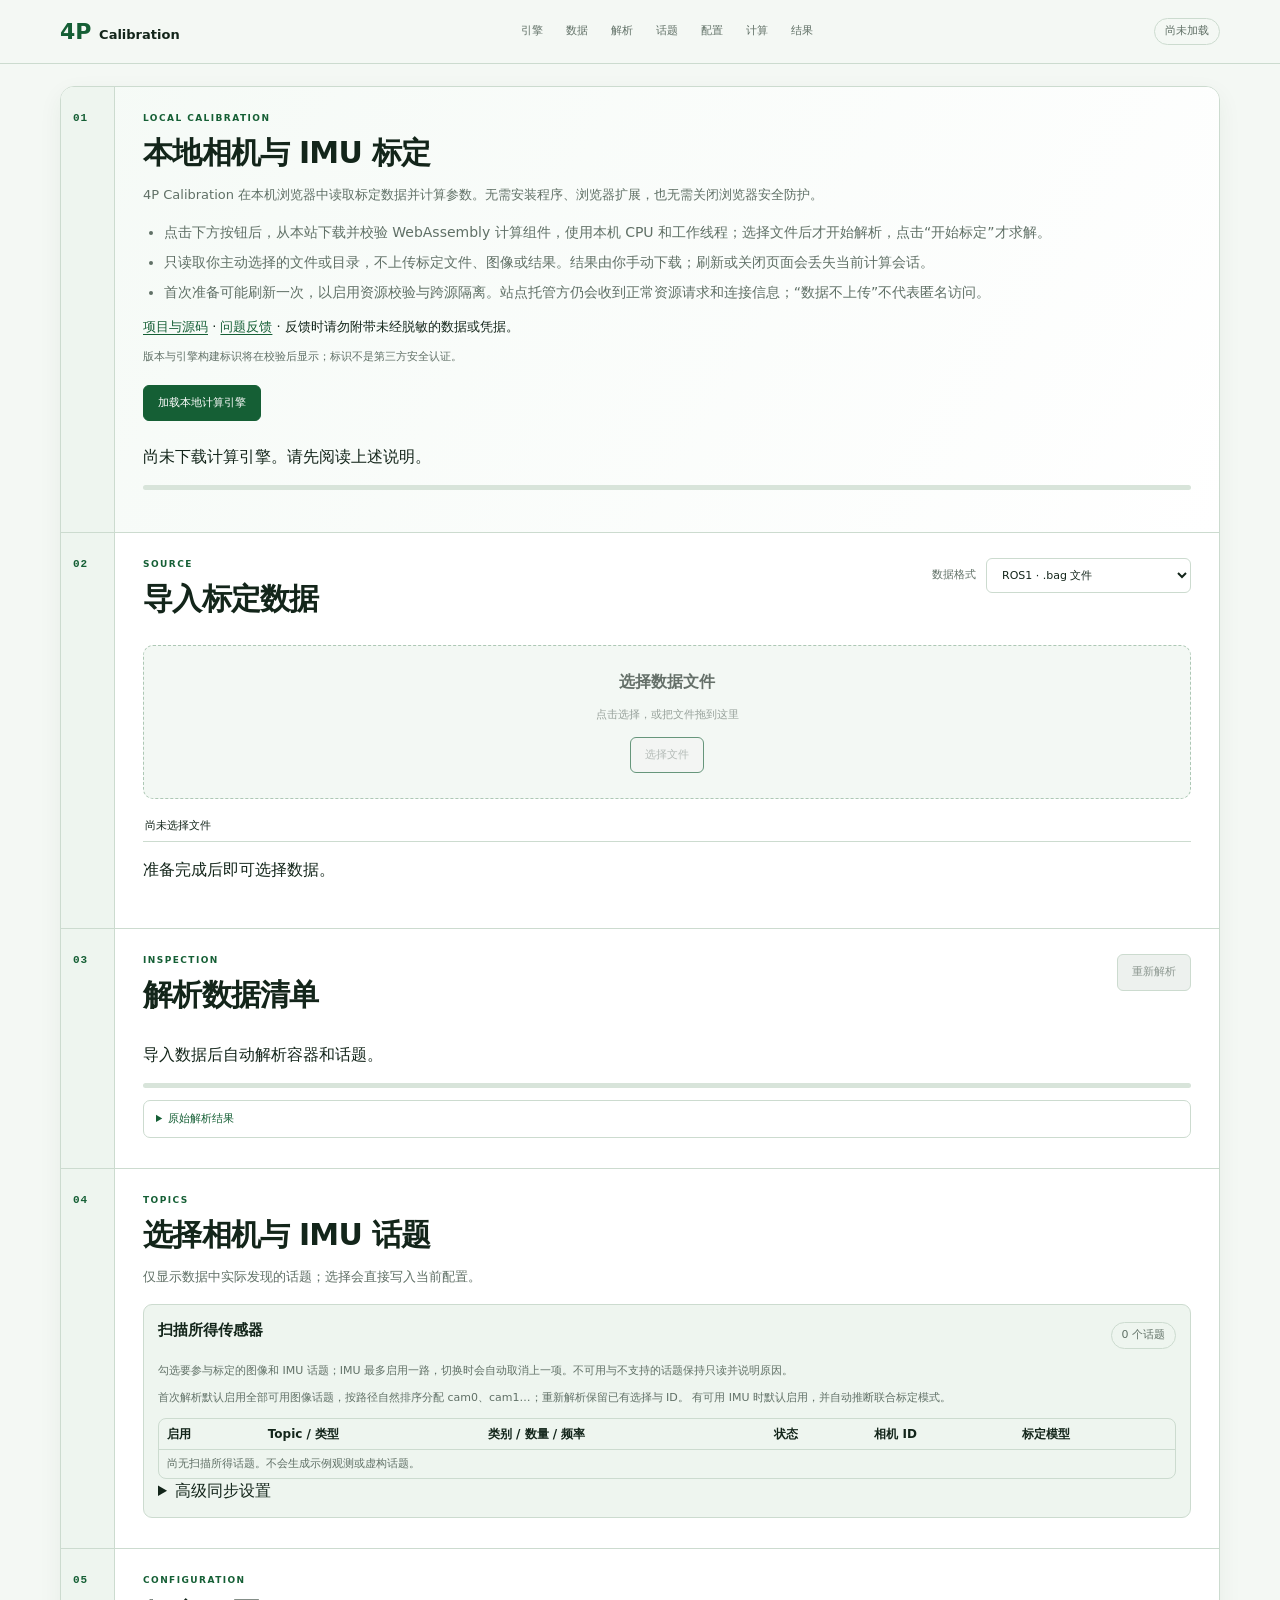
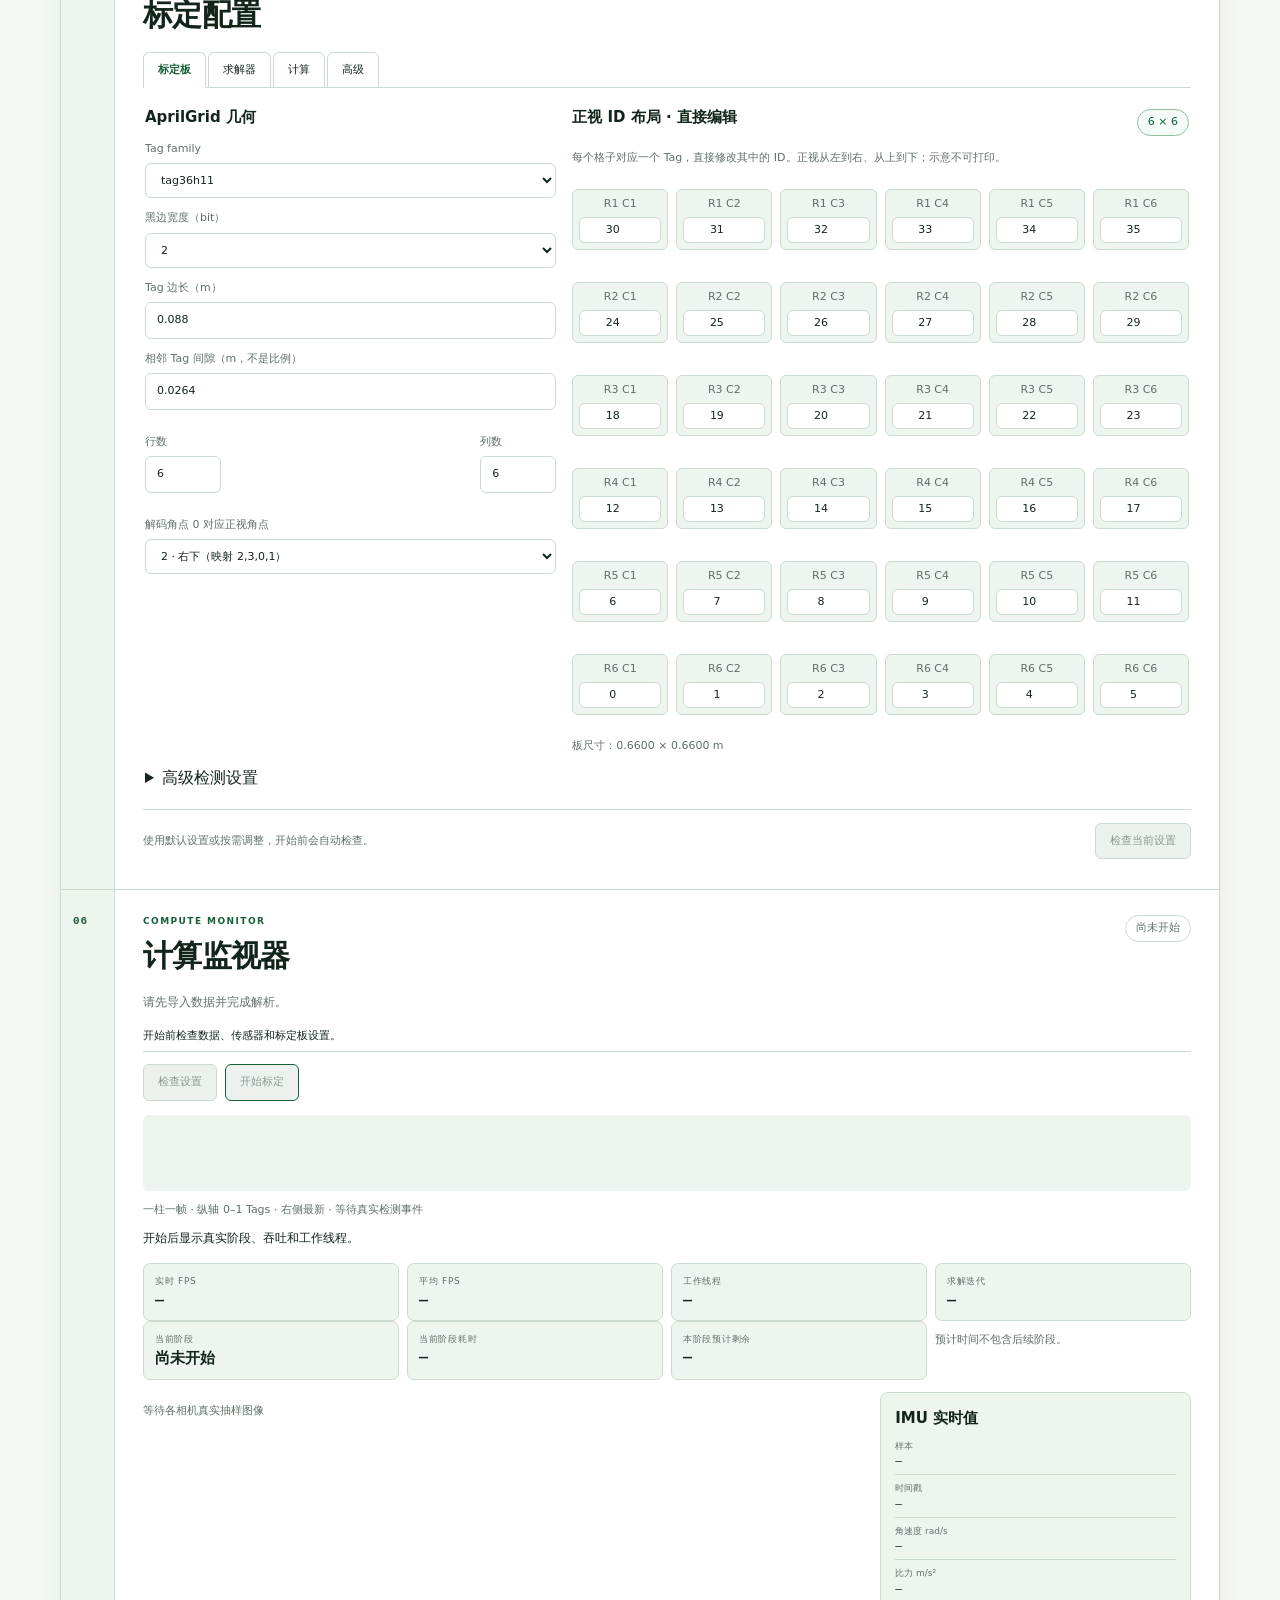
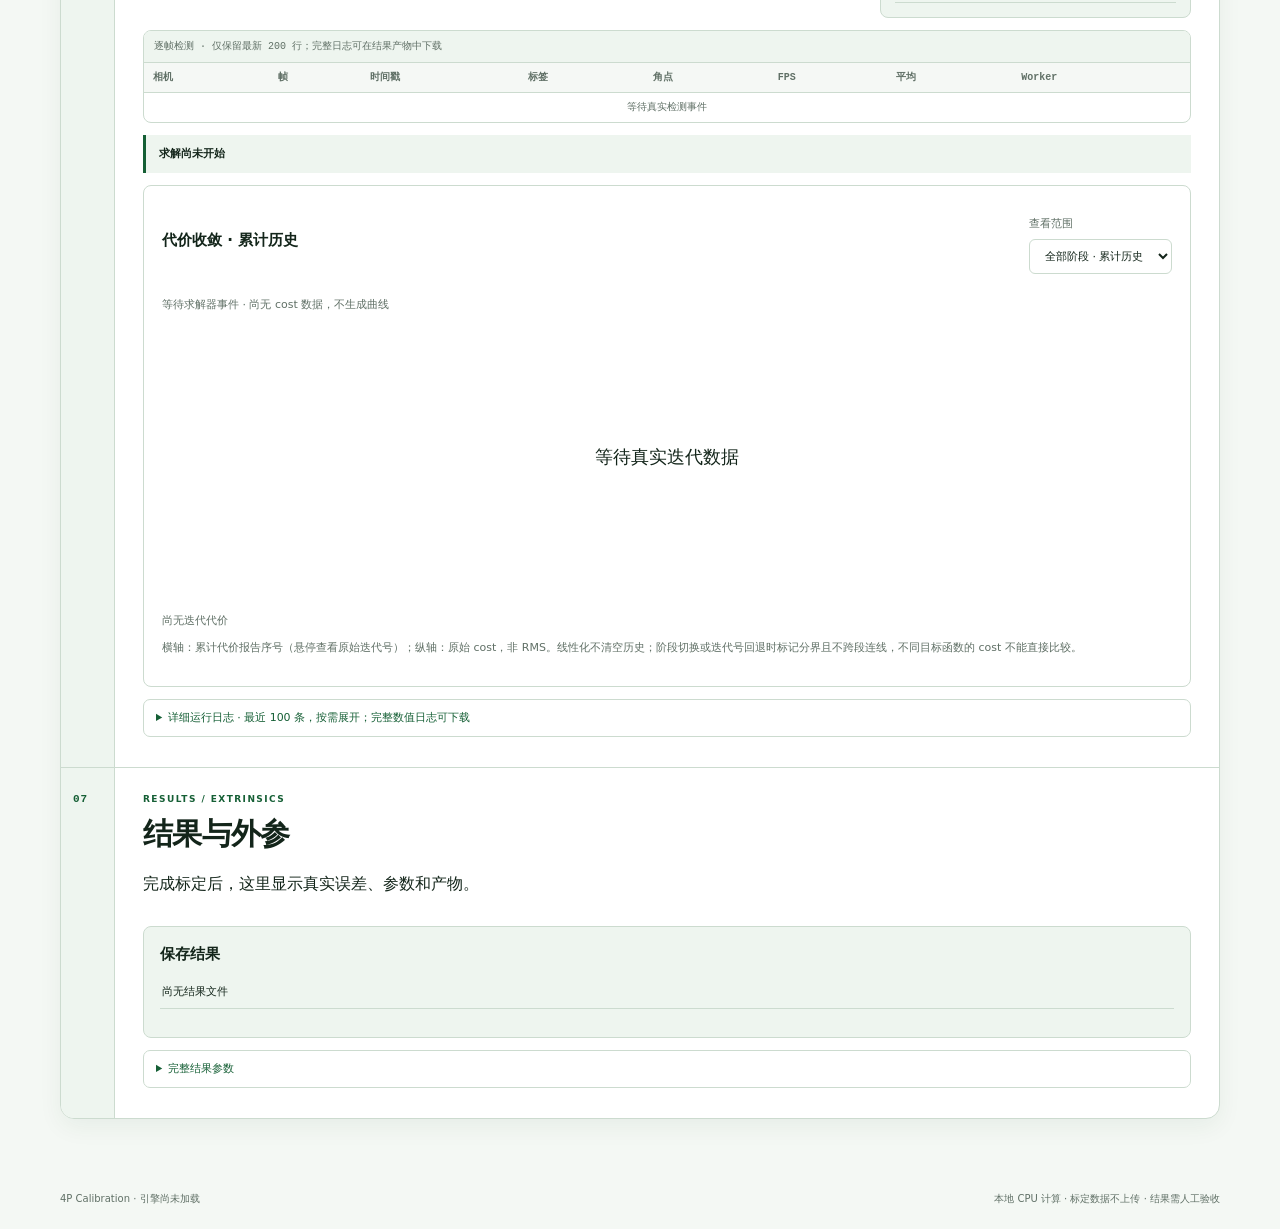
<file: index.html>
<!doctype html>
<html lang="zh-CN">
<head>
  <meta charset="utf-8">
  <meta http-equiv="Content-Security-Policy" content="default-src 'none'; script-src 'self' 'wasm-unsafe-eval'; worker-src 'self' blob:; connect-src 'self' blob:; style-src 'self' 'unsafe-inline'; img-src 'self' data: blob:; base-uri 'none'; form-action 'none'; object-src 'none'">
  <meta name="referrer" content="no-referrer">
  <meta name="description" content="4P 离线相机与 IMU 标定工作台。用户选择的数据在本机浏览器中处理，不上传标定文件，无需安装程序或扩展。">
  <meta name="viewport" content="width=device-width,initial-scale=1">
  <title>4P 标定工作台</title>
  <link rel="stylesheet" href="./style.css">
  <script type="module" src="./app.js"></script>
</head>
<body>
<header class="topbar">
  <a class="brand" href="#boot">4P <span>Calibration</span></a>
  <nav aria-label="标定流程">
    <a href="#boot" data-section="boot">引擎</a><a href="#source" data-section="source">数据</a><a href="#inspection" data-section="inspection">解析</a><a href="#sensors" data-section="sensors">话题</a><a href="#compute" data-section="compute">配置</a><a href="#run" data-section="run">计算</a><a href="#results" data-section="results">结果</a>
  </nav>
  <span id="engine-badge" class="badge">尚未加载</span>
</header>
<noscript><p class="alert">请启用 JavaScript 使用本地标定工作台。</p></noscript>
<main>
  <section id="boot" class="work-block boot" aria-labelledby="boot-title" aria-busy="false">
    <div class="block-number">01</div><div class="block-content">
      <div class="section-head"><div><p class="eyebrow">LOCAL CALIBRATION</p><h1 id="boot-title">本地相机与 IMU 标定</h1></div><button id="retry-init" hidden>重新准备</button></div>
      <p class="lead">4P Calibration 在本机浏览器中读取标定数据并计算参数。无需安装程序、浏览器扩展，也无需关闭浏览器安全防护。</p>
      <ul class="local-use-notice">
        <li>点击下方按钮后，从本站下载并校验 WebAssembly 计算组件，使用本机 CPU 和工作线程；选择文件后才开始解析，点击“开始标定”才求解。</li>
        <li>只读取你主动选择的文件或目录，不上传标定文件、图像或结果。结果由你手动下载；刷新或关闭页面会丢失当前计算会话。</li>
        <li>首次准备可能刷新一次，以启用资源校验与跨源隔离。站点托管方仍会收到正常资源请求和连接信息；“数据不上传”不代表匿名访问。</li>
      </ul>
      <p class="project-links"><a href="https://github.com/hessian-matrix/4P_Calibration" target="_blank" rel="noopener noreferrer">项目与源码</a> · <a href="https://github.com/hessian-matrix/4P_Calibration/issues" target="_blank" rel="noopener noreferrer">问题反馈</a> · 反馈时请勿附带未经脱敏的数据或凭据。</p>
      <p id="build-identity" class="mono small">版本与引擎构建标识将在校验后显示；标识不是第三方安全认证。</p>
      <button id="load-engine" class="primary" type="button">加载本地计算引擎</button>
      <p id="boot-status" role="status" aria-live="polite">尚未下载计算引擎。请先阅读上述说明。</p>
      <div id="boot-progress" class="progress idle" aria-hidden="true"><span></span></div><p id="boot-bytes" class="mono small"></p>
    </div>
  </section>

  <section id="source" class="work-block" aria-labelledby="source-title">
    <div class="block-number">02</div><div class="block-content">
      <div class="section-head"><div><p class="eyebrow">SOURCE</p><h1 id="source-title">导入标定数据</h1></div><label class="inline-field">数据格式<select id="source-format"><option value="ros1_v2">ROS1 · .bag 文件</option><option value="ros2_mcap">ROS2 · .mcap 文件</option><option value="ros2_sqlite3">ROS2 · .db3 数据目录</option></select></label></div>
      <div id="file-zone" class="file-zone" tabindex="0" role="button" aria-controls="source-files source-directory" aria-disabled="true">
        <strong id="file-zone-title">选择数据文件</strong><span id="file-zone-hint">点击选择，或把文件拖到这里</span>
        <button id="choose-source" class="primary" type="button" disabled>选择文件</button>
        <input id="source-files" type="file" multiple disabled hidden tabindex="-1">
        <input id="source-directory" type="file" webkitdirectory multiple disabled hidden tabindex="-1">
      </div>
      <ul id="file-list" class="file-list"><li>尚未选择文件</li></ul><p id="source-status" role="status">准备完成后即可选择数据。</p>
    </div>
  </section>

  <section id="inspection" class="work-block" aria-labelledby="inspection-title">
    <div class="block-number">03</div><div class="block-content">
      <div class="section-head"><div><p class="eyebrow">INSPECTION</p><h1 id="inspection-title">解析数据清单</h1></div><div class="button-row"><button id="inspect-source" disabled>重新解析</button><button id="cancel-inspection" class="danger" hidden>取消解析</button></div></div>
      <p id="inspection-status">导入数据后自动解析容器和话题。</p><div id="inspection-progress" class="progress idle" aria-hidden="true"><span></span></div><p id="inspection-bytes" class="mono small"></p>
      <details class="advanced"><summary>原始解析结果</summary><pre id="inspection-output" class="output">尚无解析结果</pre></details>
    </div>
  </section>

  <section id="sensors" class="work-block" aria-labelledby="sensors-title">
    <div class="block-number">04</div><div class="block-content"><p class="eyebrow">TOPICS</p><h1 id="sensors-title">选择相机与 IMU 话题</h1><p class="lead">仅显示数据中实际发现的话题；选择会直接写入当前配置。</p><div id="sensor-forms" class="compact-form"><p>请先导入并解析数据。</p></div></div>
  </section>

  <section id="compute" class="work-block" aria-labelledby="compute-title">
    <div class="block-number">05</div><div class="block-content"><p class="eyebrow">CONFIGURATION</p><h1 id="compute-title">标定配置</h1>
      <div class="tabs" role="tablist" aria-label="配置分组">
        <button id="tab-board" role="tab" aria-selected="true" aria-controls="panel-board">标定板</button><button id="tab-solver" role="tab" aria-selected="false" aria-controls="panel-solver" tabindex="-1">求解器</button><button id="tab-compute" role="tab" aria-selected="false" aria-controls="panel-compute" tabindex="-1">计算</button><button id="tab-advanced" role="tab" aria-selected="false" aria-controls="panel-advanced" tabindex="-1">高级</button>
      </div>
      <div id="panel-board" class="tab-panel" role="tabpanel" aria-labelledby="tab-board"><div id="board-forms"></div></div>
      <div id="panel-solver" class="tab-panel" role="tabpanel" aria-labelledby="tab-solver" hidden><div id="solver-forms"></div></div>
      <div id="panel-compute" class="tab-panel" role="tabpanel" aria-labelledby="tab-compute" hidden>
        <div class="form-grid"><label class="field">计算方式<select id="profile"><option value="cpu-single">兼容模式 · CPU</option><option value="cpu-rayon" selected>多核模式 · CPU</option></select></label><label class="field">CPU 工作线程数<input id="worker-count" type="number" min="1" max="32" step="1" value="4"></label></div><p id="profile-status" class="small" role="status">按浏览器报告的并行度自动选择，默认最多 8 线程以限制图像缓冲内存；可手动调整。运行或解析期间不可修改。</p>
      </div>
      <div id="panel-advanced" class="tab-panel" role="tabpanel" aria-labelledby="tab-advanced" hidden>
        <p>导入后仍按相同规则检查；通常无需直接编辑配置文本。</p><label>导入已有配置<input id="import-config-file" type="file" accept=".yaml,.yml,.json" disabled></label><div class="button-row"><button id="export-config">导出当前配置</button><span id="config-revision" class="mono small"></span></div><label>配置文本<textarea id="config-editor" rows="12" spellcheck="false"></textarea></label><button id="apply-config-text" disabled>应用配置文本</button>
      </div>
      <div class="config-footer"><p id="config-status" role="status">使用默认设置或按需调整，开始前会自动检查。</p><button id="validate-config" disabled>检查当前设置</button></div>
    </div>
  </section>

  <section id="run" class="work-block" aria-labelledby="run-title">
    <div class="block-number">06</div><div class="block-content"><div class="section-head"><div><p class="eyebrow">COMPUTE MONITOR</p><h1 id="run-title">计算监视器</h1></div><span id="run-state" class="badge">尚未开始</span></div>
      <div id="run-overview" class="summary-line"></div><ul id="preflight" class="checks"><li>开始前检查数据、传感器和标定板设置。</li></ul><div class="button-row"><button id="preflight-button" disabled>检查设置</button><button id="start-run" class="primary" disabled>开始标定</button><button id="cancel-run" class="danger" hidden>停止标定</button></div>
      <div id="compute-activity" class="compute-activity" role="img" aria-label="逐帧 Tag 数，等待检测"><div id="frame-bars"></div></div><p id="frame-bars-label" class="small">一柱一帧 · 右侧最新 · 等待真实检测事件</p><p id="run-stage" role="status" aria-live="polite">开始后显示真实阶段、吞吐和工作线程。</p>
      <div class="telemetry-grid"><div class="metric"><span>实时 FPS</span><strong id="metric-fps">—</strong></div><div class="metric"><span>平均 FPS</span><strong id="metric-average-fps">—</strong></div><div class="metric"><span>工作线程</span><strong id="metric-workers">—</strong></div><div class="metric"><span>求解迭代</span><strong id="metric-iteration">—</strong></div></div>
      <div id="stage-timing" class="telemetry-grid" aria-label="当前阶段耗时与预计剩余"></div>
      <div class="live-grid"><div id="camera-previews" class="camera-previews"><p class="small">等待各相机真实抽样图像</p></div><div class="imu-card"><h2>IMU 实时值</h2><dl id="imu-values"><div><dt>样本</dt><dd>—</dd></div><div><dt>时间戳</dt><dd>—</dd></div><div><dt>角速度 rad/s</dt><dd>—</dd></div><div><dt>比力 m/s²</dt><dd>—</dd></div></dl></div></div>
      <div class="table-wrap"><table class="telemetry-table"><caption>逐帧检测 · 仅保留最新 200 行；完整日志可在结果产物中下载</caption><thead><tr><th>相机</th><th>帧</th><th>时间戳</th><th>标签</th><th>角点</th><th>FPS</th><th>平均</th><th>Worker</th></tr></thead><tbody id="frame-rows"><tr class="placeholder"><td colspan="8">等待真实检测事件</td></tr></tbody></table></div>
      <div class="solve-line"><strong id="solve-phase">求解尚未开始</strong><span id="solve-work"></span></div>
      <div id="convergence-view" class="result-section" style="margin-top:12px"></div>
      <details class="advanced"><summary>详细运行日志 · 最近 100 条，按需展开；完整数值日志可下载</summary><ol id="event-log" class="event-log"></ol></details>
    </div>
  </section>

  <section id="results" class="work-block" aria-labelledby="results-title">
    <div class="block-number">07</div><div class="block-content"><p class="eyebrow">RESULTS / EXTRINSICS</p><h1 id="results-title">结果与外参</h1><p id="result-status">完成标定后，这里显示真实误差、参数和产物。</p><div id="result-summary"></div><div id="extrinsics-view"></div><div class="artifact-panel"><h2>保存结果</h2><ul id="artifact-list" class="file-list"><li>尚无结果文件</li></ul></div><details class="advanced"><summary>完整结果参数</summary><pre id="result-output" class="output"></pre></details></div>
  </section>
</main>
<footer><span>4P Calibration · <span id="version">引擎尚未加载</span></span><span>本地 CPU 计算 · 标定数据不上传 · 结果需人工验收</span></footer>
</body></html>
</file>
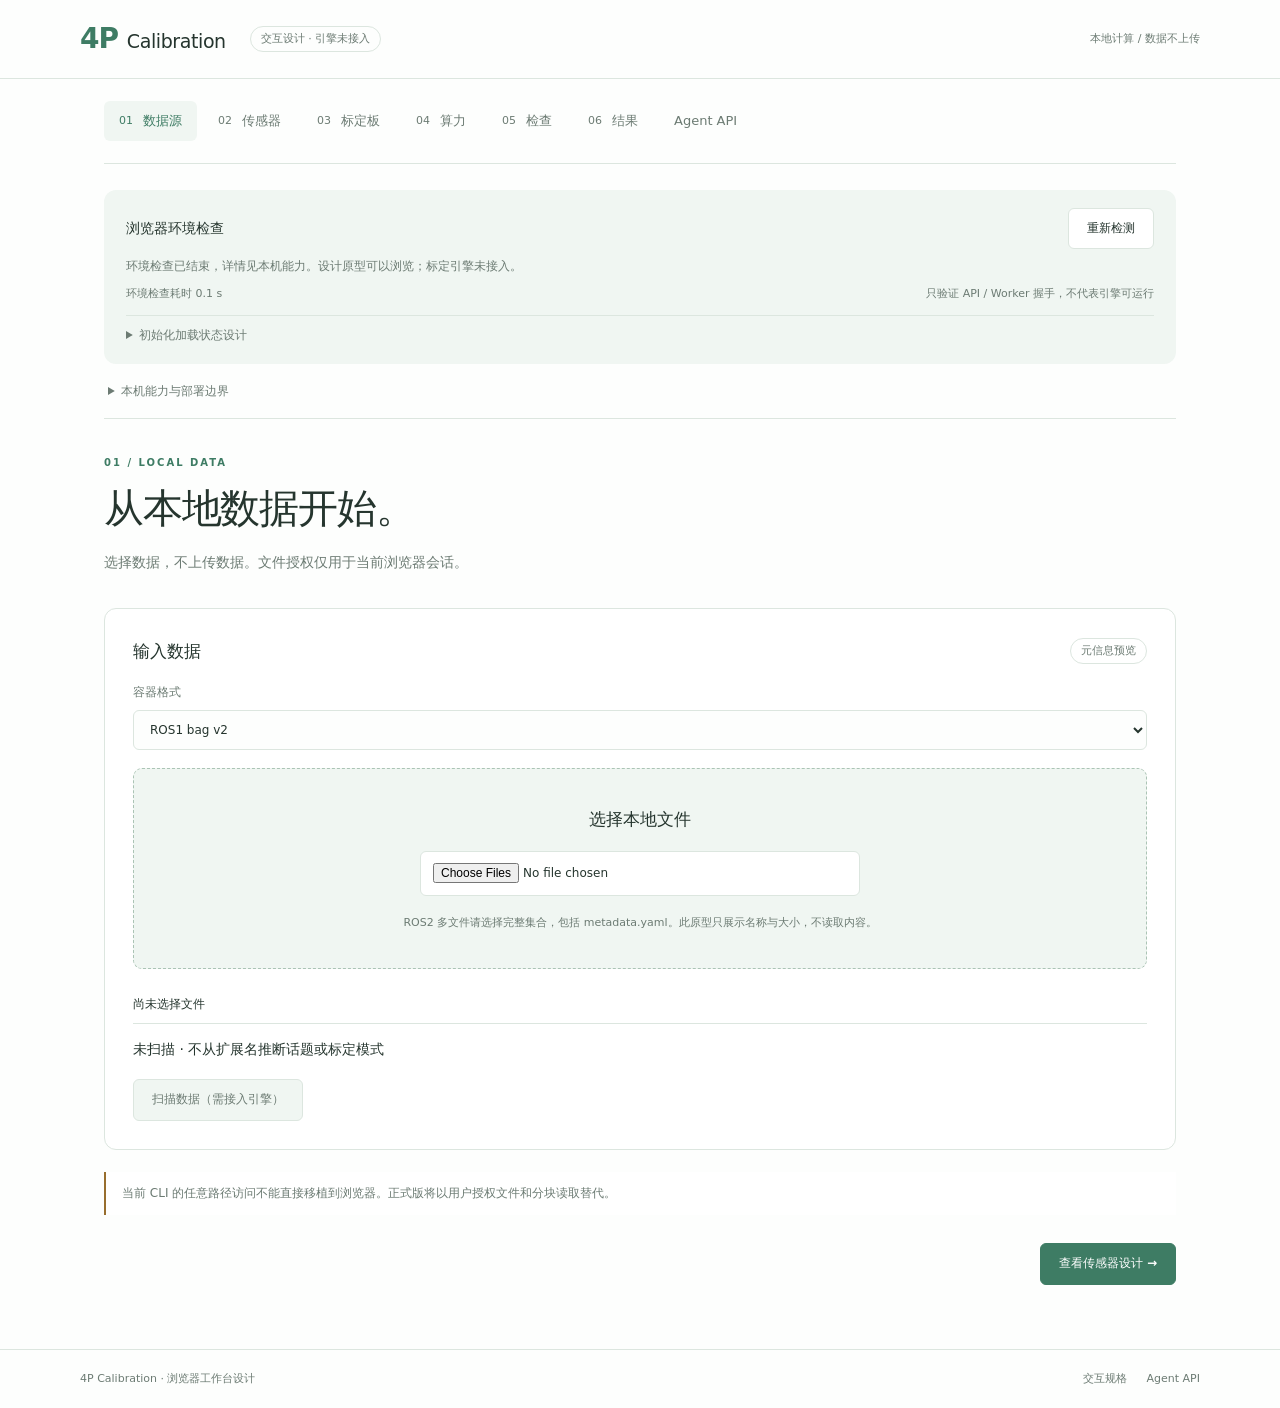
<file: web/design/index.html>
<!doctype html>
<html lang="zh-CN">
<head><meta charset="utf-8"><meta name="viewport" content="width=device-width, initial-scale=1"><title>4P · 浏览器标定工作台设计</title><link rel="stylesheet" href="./style.css"><script src="./app.js" defer></script></head>
<body>
<header><a class="brand" href="#source">4P <span>Calibration</span></a><span class="badge">交互设计 · 引擎未接入</span><span class="privacy">本地计算 / 数据不上传</span></header>
<noscript><p class="notice">请启用 JavaScript 使用交互设计。此页面不包含标定引擎。</p></noscript>
<div class="workspace">
<nav aria-label="标定流程"><a href="#source" data-page="source">01 <span>数据源</span></a><a href="#sensors" data-page="sensors">02 <span>传感器</span></a><a href="#board" data-page="board">03 <span>标定板</span></a><a href="#compute" data-page="compute">04 <span>算力</span></a><a href="#review" data-page="review">05 <span>检查</span></a><a href="#results" data-page="results">06 <span>结果</span></a><a href="#agent" data-page="agent"><span>Agent API</span></a></nav>
<main>
<section class="boot panel" aria-labelledby="boot-title"><div class="row"><div><p class="eyebrow">RUNTIME CHECK</p><h2 id="boot-title">浏览器环境检查</h2></div><button id="probe" type="button">重新检测</button></div><p id="probe-status" role="status">脚本尚未启动；若此状态持续，请检查脚本是否加载。此原型不加载 WASM 引擎。</p><div id="probe-motion" class="indeterminate" hidden></div><div class="row small"><span id="elapsed">—</span><span>只验证 API / Worker 握手，不代表引擎可运行</span></div><details><summary>初始化加载状态设计</summary><p>以下是状态样式查看器，不是正在下载或编译。</p><label>查看状态 <select id="loading-state"><option value="download">下载资源 · 总量未知</option><option value="compile">编译 WASM</option><option value="pool">启动 Rayon 线程池</option><option value="failure">加载失败</option><option value="ready">初始化完成</option></select></label><div class="loading-preview" id="loading-preview"><span class="spinner" aria-hidden="true"></span><div><strong id="loading-title">正在下载引擎资源</strong><p id="loading-copy">设计状态：总字节未知时不显示百分比，只显示实际已接收字节。</p></div></div></details></section>
<details class="runtime-details"><summary>本机能力与部署边界</summary><dl id="capabilities"><dt>环境</dt><dd>尚未检测</dd></dl><p class="small">GitHub Pages 仅分发静态资源。此原型不加载核心引擎、不上传文件、不持久化文件权限。</p></details>
<section id="source" class="page" aria-labelledby="source-title"><p class="eyebrow">01 / LOCAL DATA</p><h1 id="source-title" tabindex="-1">从本地数据开始。</h1><p class="lead">选择数据，不上传数据。文件授权仅用于当前浏览器会话。</p><div class="panel"><div class="row"><h2>输入数据</h2><span class="badge">元信息预览</span></div><label>容器格式<select id="format"><option value="ros1_v2">ROS1 bag v2</option><option value="ros2_mcap">ROS2 MCAP</option><option value="ros2_sqlite3">ROS2 SQLite3 文件集合</option></select></label><label class="file-zone">选择本地文件<input id="files" type="file" multiple accept=".bag,.mcap,.db3,.yaml"><span>ROS2 多文件请选择完整集合，包括 metadata.yaml。此原型只展示名称与大小，不读取内容。</span></label><ul id="file-list" class="file-list"><li>尚未选择文件</li></ul><p id="file-status" role="status">未扫描 · 不从扩展名推断话题或标定模式</p><button disabled>扫描数据（需接入引擎）</button></div><div class="callout">当前 CLI 的任意路径访问不能直接移植到浏览器。正式版将以用户授权文件和分块读取替代。</div><div class="actions"><a class="button primary" href="#sensors">查看传感器设计 →</a></div></section>
<section id="sensors" class="page" hidden aria-labelledby="sensors-title"><p class="eyebrow">02 / SENSOR MAPPING</p><h1 id="sensors-title" tabindex="-1">把观测绑定到传感器。</h1><p class="lead">扫描完成后再呈现真实话题，不用示例话题冒充数据。</p><div class="panel"><h2>相机与 IMU</h2><div class="table-wrap"><table><thead><tr><th>启用 / ID</th><th>Topic</th><th>模型</th><th>Hz¹</th><th>Header 时间</th><th>参考相机</th></tr></thead><tbody><tr><td colspan="6" class="empty">尚无扫描结果 · 标定引擎未接入</td></tr></tbody></table></div><p class="small">¹ 按记录时间估算的消息频率，不等于传感器采样频率。</p></div><div class="cards"><article class="panel"><h3>选择决定模式</h3><p>1 路相机 → 单相机<br>≥2 路相机 → 多相机<br>≥2 路相机 + IMU → 联合标定</p></article><article class="panel"><h3>时间来源不能猜</h3><p>只使用 header.stamp。曝光开始必须绑定曝光时长；不回退到 bag 记录时间。</p></article></div><div class="actions"><a class="button primary" href="#board">设计标定板 →</a></div></section>
<section id="board" class="page" hidden aria-labelledby="board-title"><p class="eyebrow">03 / TARGET GEOMETRY</p><h1 id="board-title" tabindex="-1">几何是标定的尺度。</h1><p class="lead">从板正面看到的布局。下面的初始值为设计示例，必须与实物核对。</p><div class="cards"><div class="panel"><h2>AprilGrid 布局</h2><label>Tag 边长（m）<input id="tag-size" type="number" min="0.0001" step="0.0001" value="0.088"></label><label>Tag 间隙（m，不是比例）<input id="tag-gap" type="number" min="0" step="0.0001" value="0.0264"></label><label>ID 矩阵 · 每行从左到右<textarea id="board-ids" rows="7" spellcheck="false">30 31 32 33 34 35
24 25 26 27 28 29
18 19 20 21 22 23
12 13 14 15 16 17
6 7 8 9 10 11
0 1 2 3 4 5</textarea></label><p id="board-status" role="status"></p></div><div class="panel"><div class="row"><h2>正视布局</h2><span class="badge">ID 排布示意</span></div><div id="board-preview" aria-label="标定板 ID 布局"></div><p class="small">不是 AprilTag 编码图，不可用于打印标定板。family、边框和角点映射由正式配置指定；不自动重排 ID。</p></div></div><div class="actions"><a class="button primary" href="#compute">配置算力 →</a></div></section>
<section id="compute" class="page" hidden aria-labelledby="compute-title"><p class="eyebrow">04 / EXECUTION PROFILE</p><h1 id="compute-title" tabindex="-1">用本机算力，保留数值合同。</h1><p class="lead">CPU 双精度求解为基线，可选择单线程兼容模式或 Rayon 多线程模式。</p><div class="panel"><h2>执行方案选择 · 设计草稿</h2><label>算力方案<select id="profile"><option value="cpu">CPU · 单 Worker / f64 求解</option><option value="threads">CPU · Rayon / WASM 多线程</option></select></label><p id="profile-note"></p><label>工作线程数（设计值，不启动计算）<input id="workers" type="number" min="1" max="32" value="2"></label><p class="small">hardwareConcurrency 只是浏览器报告的逻辑并发提示，不是可独占核心数。运行进度必须显示线程池实际启用的工作线程数。</p></div><div class="cards"><article class="panel"><h3>兼容模式</h3><p>单个计算 Worker，无需共享内存隔离，使用 CPU f64 求解。</p></article><article class="panel"><h3>Rayon 多线程模式</h3><p>WASM 线程池需要跨源隔离和 SharedArrayBuffer；初始化完成后报告实际工作线程数。</p></article></div><div class="actions"><a class="button primary" href="#review">检查设计草稿 →</a></div></section>
<section id="review" class="page" hidden aria-labelledby="review-title"><p class="eyebrow">05 / PREFLIGHT & OBSERVABILITY</p><h1 id="review-title" tabindex="-1">先知道缺什么，再开始。</h1><p class="lead">阻断、警告、未检查分开显示。当前原型始终禁止启动真实标定。</p><div class="panel"><div class="row"><h2>设计草稿检查</h2><button id="check">重新检查</button></div><ul id="checks" class="checks"></ul><button class="primary" disabled>启动标定 · 引擎未接入</button></div><div class="panel"><h2>运行监控的呈现规则</h2><div class="cards"><div><h3>检测</h3><p>真实已处理帧 / 总帧、逐相机角点曲线、吞吐、worker数、估计剩余时间。</p></div><div><h3>求解</h3><p>阶段与活动、耗时、迭代、cost、阻尼、梯度、接受/拒绝步。剩余时间未知，不显示假百分比。</p></div></div><p class="notice">尚无运行。不绘制示例收敛曲线，也不将迭代预算当作完成比例。</p></div></section>
<section id="results" class="page" hidden aria-labelledby="results-title"><p class="eyebrow">06 / HUMAN REVIEW</p><h1 id="results-title" tabindex="-1">收敛，不等于验收。</h1><p class="lead">完整候选与诊断生成后，结果仍需人工检查。</p><div class="panel"><h2>尚无标定结果</h2><p>此页面展示验收信息结构，不显示虚构参数。</p><div class="table-wrap"><table><thead><tr><th>验收视图</th><th>必须呈现</th></tr></thead><tbody><tr><td>逐相机残差</td><td>RMS / P95 / 有效与拒绝帧点数</td></tr><tr><td>内参与外参</td><td>模型、单位、坐标变换方向、参考相机</td></tr><tr><td>IMU 与时钟</td><td>bias、轴参数、时间偏移、边界命中</td></tr><tr><td>数值诊断</td><td>停止原因、信息秩、条件数、分阶段结果</td></tr><tr><td>运行溯源</td><td>配置快照、引擎版本、实际后端、观测摘要</td></tr></tbody></table></div><p class="notice">候选状态：pending_human_review。没有运行结果时不提供标定文件下载。</p><button disabled>下载结果（尚无结果）</button></div></section>
<section id="agent" class="page" hidden aria-labelledby="agent-title"><p class="eyebrow">AUTOMATION / SAME ENGINE</p><h1 id="agent-title" tabindex="-1">为 Agent 留一个清晰入口。</h1><p class="lead">页面按钮和 Agent 共用任务接口，不通过模拟点击来编排标定。</p><div class="panel"><div class="row"><h2>浏览器内 API</h2><span class="badge">接口契约 · 尚未实现</span></div><p>建议入口 <code>window.fourP.request()</code>。Agent 控制哪个浏览器，就使用那台机器的算力；文件必须显式授权。</p><ol class="api-flow"><li>capabilities.get · 确认引擎与算力</li><li>sources.bind / inspect · 绑定文件并扫描</li><li>drafts.create / validate · 配置与预检</li><li>runs.start / events · 启动和订阅进度</li><li>runs.result / artifacts.read · 结果与产物</li></ol><p class="notice">GitHub Pages 不能提供远程 POST / MCP 服务。无浏览器 Agent 应使用额外的本地 MCP / CLI 服务。</p><a class="button primary" href="../../docs/browser-agent-api.md">阅读完整接口契约 ↗</a></div><div class="cards"><article class="panel"><h3>一次任务，一份快照</h3><p>版本化请求、幂等启动、配置 revision、事件游标。人类修改草稿不会改变正在运行的任务。</p></article><article class="panel"><h3>结果不能假成功</h3><p>启动返回 runId，不是标定成功。取消等待 Worker 退出，失败不生成成功标定结果。</p></article></div></section>
</main>
</div><footer><span>4P Calibration · 浏览器工作台设计</span><div><a href="../../docs/web-workbench-design.md">交互规格</a><a href="../../docs/browser-agent-api.md">Agent API</a></div></footer>
</body></html>
</file>
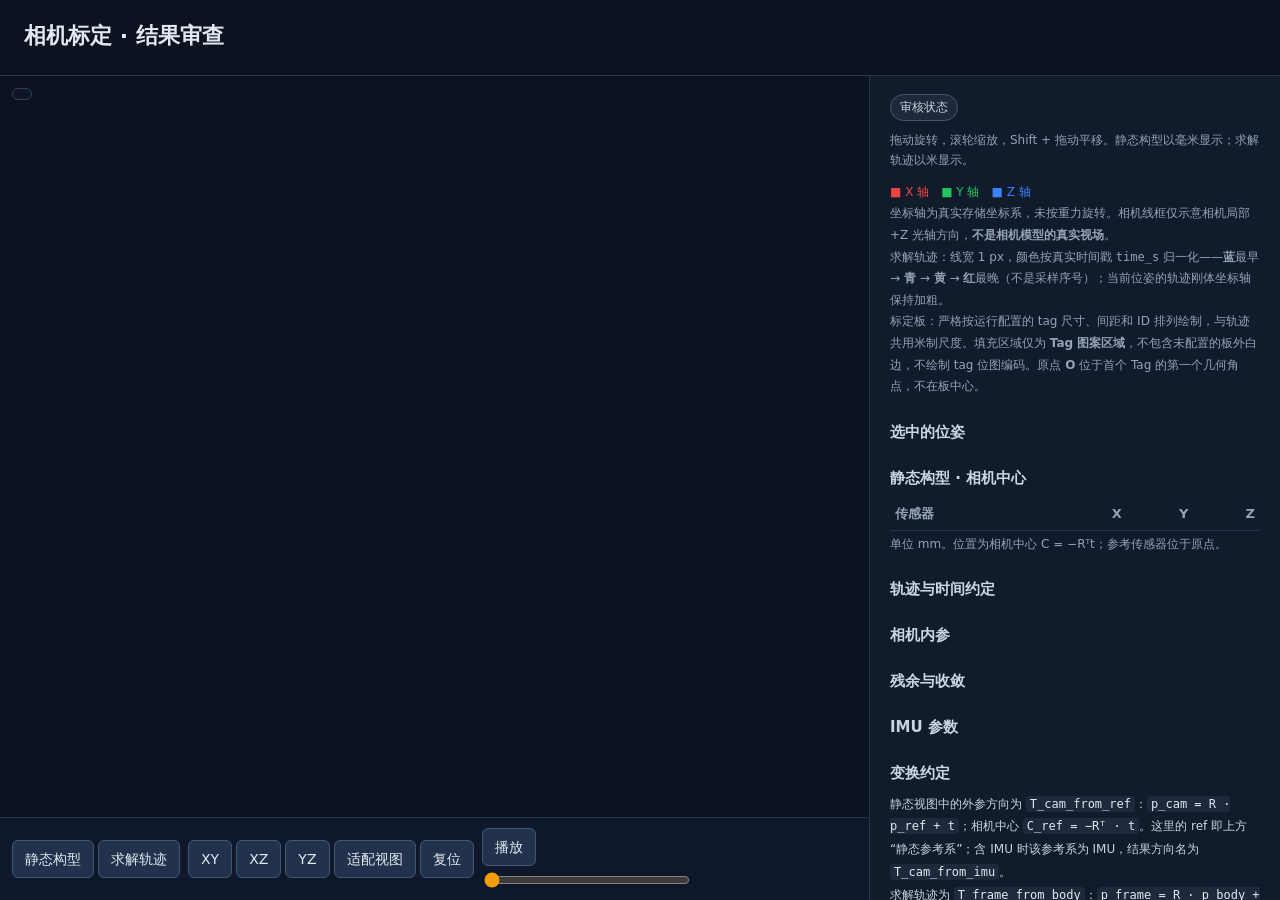
<file: src/extrinsics.html>
<!doctype html>
<html lang="zh-CN">
<head>
<meta charset="utf-8">
<meta name="viewport" content="width=device-width, initial-scale=1">
<title>相机标定 · 结果审查</title>
<style>
:root { color-scheme: dark; }
* { box-sizing: border-box; }
body { margin: 0; background: #0b1220; color: #e2e8f0; font: 14px/1.6 system-ui, -apple-system, "Segoe UI", sans-serif; min-height: 100vh; display: flex; flex-direction: column; }
header { padding: 18px 24px; border-bottom: 1px solid #273449; flex: none; }
h1 { font-size: 22px; margin: 0 0 4px; font-weight: 650; }
h2 { font-size: 15px; margin: 22px 0 8px; color: #cbd5e1; font-weight: 650; }
h3 { font-size: 13px; margin: 0 0 4px; color: #e2e8f0; font-weight: 650; }
p { color: #94a3b8; margin: 4px 0; }
main { display: grid; grid-template-columns: minmax(0, 1fr) 410px; flex: 1 1 auto; min-height: 0; }
#stage { display: flex; flex-direction: column; min-width: 0; min-height: 0; border-right: 1px solid #273449; }
.canvas-wrap { position: relative; flex: 1; min-height: min(540px, 58vh); }
canvas { position: absolute; inset: 0; width: 100%; height: 100%; touch-action: none; cursor: grab; }
.canvas-badge { position: absolute; left: 12px; top: 12px; max-width: calc(100% - 24px); padding: 5px 9px; border: 1px solid #334155; border-radius: 6px; background: rgba(15, 23, 42, 0.82); color: #cbd5e1; font-size: 12px; pointer-events: none; }
.time-colorbar { position: absolute; right: 12px; bottom: 12px; width: min(300px, calc(100% - 24px)); padding: 6px 10px 5px; border: 1px solid #334155; border-radius: 6px; background: rgba(15, 23, 42, 0.86); color: #cbd5e1; font-size: 11px; pointer-events: none; }
.time-colorbar-head { display: flex; justify-content: space-between; gap: 8px; margin-bottom: 5px; color: #94a3b8; }
.time-colorbar-track { position: relative; height: 8px; border-radius: 999px; background: linear-gradient(to right, rgb(37, 99, 235) 0%, rgb(34, 211, 238) 34%, rgb(250, 204, 21) 67%, rgb(239, 68, 68) 100%); }
.time-colorbar-cursor { position: absolute; top: -3px; bottom: -3px; width: 2px; margin-left: -1px; border-radius: 2px; background: #e2e8f0; }
.time-colorbar-ticks { display: flex; justify-content: space-between; margin-top: 3px; color: #94a3b8; }
.controls { display: flex; flex-wrap: wrap; align-items: center; gap: 8px; padding: 10px 12px; border-top: 1px solid #273449; background: #0f172a; }
.controls .group { display: flex; flex-wrap: wrap; align-items: center; gap: 4px; }
.controls .grow { flex: 1 1 220px; min-width: 160px; display: flex; align-items: center; gap: 8px; }
button { background: #22324c; color: #e2e8f0; border: 1px solid #405674; border-radius: 6px; padding: 7px 12px; cursor: pointer; font: inherit; }
button:hover { background: #2b3f5e; }
button[aria-pressed="true"], button.active { background: #365b8c; border-color: #6b9fe0; }
button:disabled { opacity: 0.42; cursor: not-allowed; }
input[type="range"] { flex: 1; min-width: 120px; accent-color: #f59e0b; }
.mono { font-family: ui-monospace, SFMono-Regular, Menlo, Consolas, monospace; }
aside { padding: 18px 20px 40px; background: #111b2c; min-height: 0; overflow: auto; }
.badge { display: inline-block; padding: 3px 9px; border-radius: 999px; border: 1px solid #475569; background: #1e293b; color: #cbd5e1; font-size: 12px; margin-bottom: 6px; }
table { border-collapse: collapse; width: 100%; font-size: 13px; font-variant-numeric: tabular-nums; }
th, td { padding: 6px 5px; border-bottom: 1px solid #253247; text-align: right; vertical-align: top; }
th:first-child, td:first-child { text-align: left; }
th { color: #94a3b8; font-weight: 600; }
td.num { font-variant-numeric: tabular-nums; }
.legend { margin-top: 12px; color: #94a3b8; font-size: 12px; line-height: 1.8; }
.legend .x { color: #ef4444; }
.legend .y { color: #22c55e; }
.legend .z { color: #3b82f6; }
.camera-card { border: 1px solid #273449; border-radius: 8px; padding: 9px 10px; margin: 8px 0; background: #0f172a; }
.camera-card .title { display: flex; flex-wrap: wrap; justify-content: space-between; gap: 4px; align-items: baseline; }
.camera-card .model { color: #94a3b8; font-size: 12px; }
.camera-card .size { color: #94a3b8; font-size: 12px; }
.camera-card table { margin-top: 4px; }
.camera-card th, .camera-card td { padding: 3px 4px; border-bottom: 1px solid #1e2a3d; }
.note { color: #94a3b8; font-size: 12px; }
.warn { color: #fbbf24; }
.matrix { border-collapse: collapse; width: auto; margin: 4px 0; font-size: 12px; }
.matrix td, .matrix th { border: 1px solid #273449; padding: 3px 7px; text-align: right; }
.matrix th { color: #94a3b8; }
.convention { color: #cbd5e1; font-size: 12px; line-height: 1.9; }
.convention code { color: #e2e8f0; background: #1e293b; padding: 1px 4px; border-radius: 4px; }
.trajectory-meta { font-size: 12px; color: #94a3b8; word-break: break-word; }
.time-readout { display: flex; flex-wrap: wrap; justify-content: space-between; gap: 4px; font-size: 12px; color: #94a3b8; }
.pose-grid { margin-top: 6px; }
.pose-grid td:first-child { color: #94a3b8; width: 30%; }
.lines { white-space: pre-line; }
[hidden] { display: none !important; }
@media (min-width: 981px) {
  body { height: 100vh; overflow: hidden; }
}
@media (max-width: 980px) {
  body { height: auto; overflow: visible; }
  main { grid-template-columns: 1fr; flex: none; }
  #stage { border-right: 0; }
  .canvas-wrap { min-height: 58vh; }
  aside { border-top: 1px solid #273449; overflow: visible; }
}
@media (max-width: 600px) {
  header { padding: 14px; }
  aside { padding: 14px; }
  .canvas-wrap { min-height: 50vh; }
  h1 { font-size: 19px; }
  button { padding: 6px 9px; }
}
</style>
</head>
<body>
<header>
  <h1>相机标定 · 结果审查</h1>
  <p id="dataset-line"></p>
  <p id="reference-line"></p>
</header>

<main>
  <section id="stage" aria-label="标定结果三维视图">
    <div class="canvas-wrap">
      <canvas aria-label="相机外参、标定板与求解轨迹交互式三维视图"></canvas>
      <div class="canvas-badge" id="scene-badge"></div>
      <div class="time-colorbar" id="time-colorbar" hidden>
        <div class="time-colorbar-head"><span>轨迹时间色标（s，按真实 time_s 归一化）</span><span class="mono" id="colorbar-current"></span></div>
        <div class="time-colorbar-track"><span class="time-colorbar-cursor" id="colorbar-cursor" style="left:0%"></span></div>
        <div class="time-colorbar-ticks mono" id="colorbar-ticks"></div>
      </div>
    </div>
    <div class="controls">
      <div class="group" role="group" aria-label="视图模式">
        <button type="button" id="mode-static" aria-pressed="false">静态构型</button>
        <button type="button" id="mode-trajectory" aria-pressed="false">求解轨迹</button>
      </div>
      <div class="group" role="group" aria-label="观察方向">
        <button type="button" data-view="xy">XY</button>
        <button type="button" data-view="xz">XZ</button>
        <button type="button" data-view="yz">YZ</button>
        <button type="button" id="fit">适配视图</button>
        <button type="button" id="reset">复位</button>
      </div>
      <div class="group trajectory-only" id="playback-controls">
        <button type="button" id="play" aria-pressed="false">播放</button>
        <div class="grow">
          <input type="range" id="time-slider" aria-label="轨迹时间" min="0" max="1" step="any" value="0">
          <span class="mono" id="time-label" style="font-size:12px;color:#94a3b8;white-space:nowrap"></span>
        </div>
      </div>
    </div>
  </section>

  <aside>
    <div class="badge" id="acceptance-badge">审核状态</div>
    <p class="note">拖动旋转，滚轮缩放，Shift + 拖动平移。静态构型以毫米显示；求解轨迹以米显示。</p>

    <div class="legend">
      <span class="x">■ X 轴</span>　<span class="y">■ Y 轴</span>　<span class="z">■ Z 轴</span><br>
      坐标轴为真实存储坐标系，未按重力旋转。相机线框仅示意相机局部 +Z 光轴方向，<b>不是相机模型的真实视场</b>。<br>
      求解轨迹：线宽 1 px，颜色按真实时间戳 <code>time_s</code> 归一化——<b>蓝</b>最早 → <b>青</b> → <b>黄</b> → <b>红</b>最晚（不是采样序号）；当前位姿的轨迹刚体坐标轴保持加粗。<br>
      标定板：严格按运行配置的 tag 尺寸、间距和 ID 排列绘制，与轨迹共用米制尺度。填充区域仅为 <b>Tag 图案区域</b>，不包含未配置的板外白边，不绘制 tag 位图编码。原点 <b>O</b> 位于首个 Tag 的第一个几何角点，不在板中心。
    </div>
    <p class="note" id="board-note"></p>

    <h2>选中的位姿</h2>
    <div id="pose-panel">
      <p id="pose-status" class="note"></p>
      <table class="pose-grid" id="pose-table" hidden>
        <tbody>
          <tr><td>相对时间</td><td class="mono" id="pose-time"></td></tr>
          <tr><td>平移 t（m）</td><td class="mono" id="pose-position"></td></tr>
          <tr><td>旋转矩阵 R（行）</td><td class="mono lines" id="pose-rotation"></td></tr>
          <tr><td>四元数 w,x,y,z</td><td class="mono" id="pose-quaternion"></td></tr>
        </tbody>
      </table>
      <h3 id="pose-sensors-title" hidden>刚体在当前位姿下的传感器位置（m）</h3>
      <table id="pose-sensors" hidden>
        <thead><tr><th>传感器</th><th>X</th><th>Y</th><th>Z</th></tr></thead>
        <tbody id="pose-sensor-rows"></tbody>
      </table>
      <p class="note" id="pose-sensor-note" hidden></p>
    </div>

    <h2>静态构型 · 相机中心</h2>
    <p class="note" id="static-reference"></p>
    <table>
      <thead><tr><th>传感器</th><th>X</th><th>Y</th><th>Z</th></tr></thead>
      <tbody id="static-positions"></tbody>
    </table>
    <p class="note">单位 mm。位置为相机中心 C = −Rᵀt；参考传感器位于原点。</p>

    <h2>轨迹与时间约定</h2>
    <p class="trajectory-meta" id="trajectory-meta"></p>
    <div class="convention" id="trajectory-conventions"></div>

    <h2>相机内参</h2>
    <div id="camera-parameters"></div>

    <h2>残余与收敛</h2>
    <div id="residual-content"></div>

    <h2>IMU 参数</h2>
    <div id="inertial-content"></div>

    <h2>变换约定</h2>
    <div class="convention">
      静态视图中的外参方向为 <code>T_cam_from_ref</code>：<code>p_cam = R · p_ref + t</code>；相机中心 <code>C_ref = −Rᵀ · t</code>。这里的 ref 即上方“静态参考系”；含 IMU 时该参考系为 IMU，结果方向名为 <code>T_cam_from_imu</code>。<br>
      求解轨迹为 <code>T_frame_from_body</code>：<code>p_frame = R · p_body + t</code>，旋转矩阵按行主序存储。<br>
      合成传感器位姿：<code>T_frame_from_sensor = T_frame_from_body · T_body_from_sensor</code>。<br>
      四元数顺序为 <code>w, x, y, z</code>，与结果文件一致。
    </div>
  </aside>
</main>

<script>
(function () {
  "use strict";

  var D = __DATA__;

  var AXIS_COLORS = ["#ef4444", "#22c55e", "#3b82f6"];
  var SENSOR_COLORS = ["#f59e0b", "#a78bfa", "#22d3ee", "#f472b6", "#84cc16", "#fb7185"];
  var IDENTITY_ROTATION = [[1, 0, 0], [0, 1, 0], [0, 0, 1]];
  // Trajectory time ramp: early blue -> cyan -> yellow -> late red. The same stops
  // are mirrored by the CSS gradient of the on-canvas time colorbar.
  var TIME_RAMP = [
    { at: 0, color: [37, 99, 235] },
    { at: 0.34, color: [34, 211, 238] },
    { at: 0.67, color: [250, 204, 21] },
    { at: 1, color: [239, 68, 68] }
  ];
  var BOARD_SURFACE = "rgba(148, 163, 184, 0.12)";
  var BOARD_OUTLINE = "#94a3b8";
  var BOARD_TAG = "#cbd5e1";

  var state = {
    mode: "static",
    view: { center: [0, 0, 0], span: 1000, az: -0.5, el: 0.42, zoom: 1, pan: [0, 0] },
    calibration: D.calibration || null,
    summary: D.summary || null,
    poses: Array.isArray(D.poses) ? D.poses : [],
    trajectory: readTrajectory(D.trajectory),
    board: readBoard(D.board),
    rig: null,
    currentTime: 0,
    drag: null,
    playing: false,
    playAnchorWall: 0,
    playAnchorTime: 0,
    animationFrame: 0
  };

  var canvas = document.querySelector("canvas");
  var ctx = canvas.getContext("2d");
  var W = 0;
  var H = 0;
  var sensorRows = [];
  var timeBarSignature = "";

  // ---------------------------------------------------------------- numbers

  function trimFixed(text) {
    if (text.indexOf(".") < 0) return text;
    return text.replace(/0+$/, "").replace(/\.$/, "");
  }

  function formatValue(value, significant) {
    if (typeof value !== "number" || !Number.isFinite(value)) return "—";
    if (value === 0) return "0";
    var digits = significant === undefined ? 6 : significant;
    var magnitude = Math.abs(value);
    if (magnitude >= 1e-3 && magnitude < 1e6) {
      var decimals = Math.max(0, digits - 1 - Math.floor(Math.log10(magnitude)));
      return trimFixed(value.toFixed(Math.min(9, decimals)));
    }
    return value.toExponential(Math.max(1, digits - 1));
  }

  function formatFixed(value, digits) {
    if (typeof value !== "number" || !Number.isFinite(value)) return "—";
    return trimFixed(value.toFixed(digits));
  }

  function formatCost(value) {
    if (typeof value !== "number" || !Number.isFinite(value)) return "—";
    if (value === 0) return "0";
    var magnitude = Math.abs(value);
    if (magnitude >= 1e4 || magnitude < 1e-3) return value.toExponential(4);
    return formatValue(value, 6);
  }

  function finiteNumber(value) {
    return typeof value === "number" && Number.isFinite(value);
  }

  function finiteVector(value, length) {
    return Array.isArray(value) && value.length === length && value.every(finiteNumber);
  }

  function finiteMatrix(value) {
    return Array.isArray(value) && value.length === 3 && value.every(function (row) {
      return finiteVector(row, 3);
    });
  }

  function vectorText(values, significant) {
    return "[" + values.map(function (value) { return formatValue(value, significant); }).join(", ") + "]";
  }

  // Maps a normalized time fraction to the trajectory ramp color.
  function rampColor(fraction) {
    var t = Math.min(1, Math.max(0, finiteNumber(fraction) ? fraction : 0));
    for (var i = 1; i < TIME_RAMP.length; i += 1) {
      var after = TIME_RAMP[i];
      if (t > after.at) continue;
      var before = TIME_RAMP[i - 1];
      var width = after.at - before.at;
      var k = width > 0 ? (t - before.at) / width : 0;
      return "rgb(" +
        Math.round(before.color[0] + (after.color[0] - before.color[0]) * k) + ", " +
        Math.round(before.color[1] + (after.color[1] - before.color[1]) * k) + ", " +
        Math.round(before.color[2] + (after.color[2] - before.color[2]) * k) + ")";
    }
    return "rgb(239, 68, 68)";
  }

  // ------------------------------------------------------------- geometry

  function subtractVector(a, b) {
    return [a[0] - b[0], a[1] - b[1], a[2] - b[2]];
  }

  function scaleVector(v, factor) {
    return [v[0] * factor, v[1] * factor, v[2] * factor];
  }

  function dotVector(a, b) {
    return a[0] * b[0] + a[1] * b[1] + a[2] * b[2];
  }

  function unitVector(v) {
    var length = Math.hypot(v[0], v[1], v[2]);
    if (!(length > 0) || !Number.isFinite(length)) return null;
    return [v[0] / length, v[1] / length, v[2] / length];
  }

  function multiplyMatrix(a, b) {
    var out = [[0, 0, 0], [0, 0, 0], [0, 0, 0]];
    for (var i = 0; i < 3; i += 1) {
      for (var j = 0; j < 3; j += 1) {
        out[i][j] = a[i][0] * b[0][j] + a[i][1] * b[1][j] + a[i][2] * b[2][j];
      }
    }
    return out;
  }


  function multiplyVector(m, v) {
    return [
      m[0][0] * v[0] + m[0][1] * v[1] + m[0][2] * v[2],
      m[1][0] * v[0] + m[1][1] * v[1] + m[1][2] * v[2],
      m[2][0] * v[0] + m[2][1] * v[1] + m[2][2] * v[2]
    ];
  }

  function addVector(a, b) {
    return [a[0] + b[0], a[1] + b[1], a[2] + b[2]];
  }


  function composePose(a, b) {
    return {
      rotation: multiplyMatrix(a.rotation, b.rotation),
      translation: addVector(a.translation, multiplyVector(a.rotation, b.translation))
    };
  }


  // Matches the quaternion-to-rotation formula used by the result writer.
  function rotationFromQuaternion(quaternion) {
    var norm = Math.hypot(quaternion[0], quaternion[1], quaternion[2], quaternion[3]);
    if (!(norm > 0) || !Number.isFinite(norm)) return IDENTITY_ROTATION;
    var w = quaternion[0] / norm;
    var x = quaternion[1] / norm;
    var y = quaternion[2] / norm;
    var z = quaternion[3] / norm;
    return [
      [1 - 2 * (y * y + z * z), 2 * (x * y - z * w), 2 * (x * z + y * w)],
      [2 * (x * y + z * w), 1 - 2 * (x * x + z * z), 2 * (y * z - x * w)],
      [2 * (x * z - y * w), 2 * (y * z + x * w), 1 - 2 * (x * x + y * y)]
    ];
  }

  function quaternionFromRotation(m) {
    var trace = m[0][0] + m[1][1] + m[2][2];
    var w;
    var x;
    var y;
    var z;
    if (trace > 0) {
      var s = Math.sqrt(trace + 1) * 2;
      w = 0.25 * s;
      x = (m[2][1] - m[1][2]) / s;
      y = (m[0][2] - m[2][0]) / s;
      z = (m[1][0] - m[0][1]) / s;
    } else if (m[0][0] > m[1][1] && m[0][0] > m[2][2]) {
      var sx = Math.sqrt(1 + m[0][0] - m[1][1] - m[2][2]) * 2;
      w = (m[2][1] - m[1][2]) / sx;
      x = 0.25 * sx;
      y = (m[0][1] + m[1][0]) / sx;
      z = (m[0][2] + m[2][0]) / sx;
    } else if (m[1][1] > m[2][2]) {
      var sy = Math.sqrt(1 + m[1][1] - m[0][0] - m[2][2]) * 2;
      w = (m[0][2] - m[2][0]) / sy;
      x = (m[0][1] + m[1][0]) / sy;
      y = 0.25 * sy;
      z = (m[1][2] + m[2][1]) / sy;
    } else {
      var sz = Math.sqrt(1 + m[2][2] - m[0][0] - m[1][1]) * 2;
      w = (m[1][0] - m[0][1]) / sz;
      x = (m[0][2] + m[2][0]) / sz;
      y = (m[1][2] + m[2][1]) / sz;
      z = 0.25 * sz;
    }
    return normalizeQuaternion([w, x, y, z]);
  }

  function normalizeQuaternion(q) {
    var norm = Math.hypot(q[0], q[1], q[2], q[3]);
    if (!(norm > 0) || !Number.isFinite(norm)) return [1, 0, 0, 0];
    return [q[0] / norm, q[1] / norm, q[2] / norm, q[3] / norm];
  }

  function slerpQuaternion(a, b, fraction) {
    var dot = a[0] * b[0] + a[1] * b[1] + a[2] * b[2] + a[3] * b[3];
    var target = b;
    if (dot < 0) {
      dot = -dot;
      target = [-b[0], -b[1], -b[2], -b[3]];
    }
    if (dot > 0.9995) {
      return normalizeQuaternion([
        a[0] + (target[0] - a[0]) * fraction,
        a[1] + (target[1] - a[1]) * fraction,
        a[2] + (target[2] - a[2]) * fraction,
        a[3] + (target[3] - a[3]) * fraction
      ]);
    }
    var theta = Math.acos(Math.min(1, Math.max(-1, dot)));
    var sine = Math.sin(theta);
    var first = Math.sin((1 - fraction) * theta) / sine;
    var second = Math.sin(fraction * theta) / sine;
    return normalizeQuaternion([
      a[0] * first + target[0] * second,
      a[1] * first + target[1] * second,
      a[2] * first + target[2] * second,
      a[3] * first + target[3] * second
    ]);
  }

  // ------------------------------------------------------------ trajectory

  function readTrajectory(raw) {
    if (!raw) {
      return { available: false, reason: "本次结果未嵌入 trajectory.json；静态构型仍可用。" };
    }
    if (raw.schema_version !== 1) {
      return { available: false, reason: "轨迹 schema_version 不是 1，拒绝按当前约定解释。" };
    }
    if (typeof raw.frame !== "string" || raw.frame.length === 0) {
      return { available: false, reason: "轨迹缺少 frame 声明。" };
    }
    if (typeof raw.body_frame !== "string" || raw.body_frame.length === 0) {
      return { available: false, reason: "轨迹缺少 body_frame 声明。" };
    }
    if (typeof raw.time_basis !== "string" || raw.time_basis.length === 0) {
      return { available: false, reason: "轨迹缺少 time_basis 声明。" };
    }
    if (typeof raw.time_origin_ns !== "string" || raw.time_origin_ns.length === 0) {
      return { available: false, reason: "轨迹缺少 time_origin_ns 字符串。" };
    }
    if (!Array.isArray(raw.samples) || raw.samples.length === 0) {
      return { available: false, reason: "轨迹没有采样点。" };
    }
    var samples = [];
    var previous = -Infinity;
    var low = [Infinity, Infinity, Infinity];
    var high = [-Infinity, -Infinity, -Infinity];
    for (var i = 0; i < raw.samples.length; i += 1) {
      var sample = raw.samples[i];
      if (!sample || !finiteNumber(sample.time_s)) {
        return { available: false, reason: "轨迹第 " + i + " 个采样时间无效。" };
      }
      if (!(sample.time_s > previous)) {
        return { available: false, reason: "轨迹时间戳非严格递增（第 " + i + " 个采样）。" };
      }
      if (!finiteVector(sample.position_m, 3)) {
        return { available: false, reason: "轨迹第 " + i + " 个位置无效。" };
      }
      if (!finiteMatrix(sample.rotation)) {
        return { available: false, reason: "轨迹第 " + i + " 个旋转矩阵无效。" };
      }
      for (var axis = 0; axis < 3; axis += 1) {
        low[axis] = Math.min(low[axis], sample.position_m[axis]);
        high[axis] = Math.max(high[axis], sample.position_m[axis]);
      }
      samples.push({
        time: sample.time_s,
        position: sample.position_m.slice(),
        rotation: sample.rotation.map(function (row) { return row.slice(); }),
        quaternion: quaternionFromRotation(sample.rotation)
      });
      previous = sample.time_s;
    }

    // Build the drawn path once. Long recordings are decimated for stroke
    // performance; every sample still drives time, interpolation, and readouts.
    var stride = Math.max(1, Math.ceil(samples.length / 5000));
    var start = samples[0].time;
    var end = samples[samples.length - 1].time;
    var duration = end - start;
    var pathSegments = [];
    var fitPoints = [samples[0].position];
    var minZ = samples[0].position[2];
    var pathPrevious = samples[0].position;
    for (var s = 1; s < samples.length; s += 1) {
      minZ = Math.min(minZ, samples[s].position[2]);
      if (s % stride !== 0 && s !== samples.length - 1) continue;
      // The ramp is keyed to the actual sample timestamps, so uneven sampling
      // still places each color at the fraction of elapsed time it belongs to.
      var fraction = duration > 0 ? (samples[s].time - start) / duration : 0;
      pathSegments.push({
        a: pathPrevious,
        b: samples[s].position,
        color: rampColor(fraction),
        width: 1
      });
      fitPoints.push(samples[s].position);
      pathPrevious = samples[s].position;
    }
    var extent = Math.max(high[0] - low[0], high[1] - low[1], high[2] - low[2]);
    return {
      available: true,
      frame: raw.frame,
      bodyFrame: raw.body_frame,
      timeBasis: raw.time_basis,
      timeOriginNs: raw.time_origin_ns,
      samples: samples,
      start: start,
      end: end,
      pathSegments: pathSegments,
      fitPoints: fitPoints,
      minZ: minZ,
      bounds: {
        center: [(low[0] + high[0]) / 2, (low[1] + high[1]) / 2, (low[2] + high[2]) / 2],
        span: Math.max(0.05, extent * 1.2)
      }
    };
  }

  // ---------------------------------------------------------------- board

  // The exporter emits the actual solver target geometry: four coplanar tag
  // corners in metres, ordered (0,0), (s,0), (s,s), (0,s) in the board plane.
  // The board rectangle is derived from those corners, never from tag bit data.
  function readBoard(raw) {
    if (!raw) {
      return { available: false, reason: "本次结果未导出标定板几何。" };
    }
    if (typeof raw.frame !== "string" || raw.frame.length === 0) {
      return { available: false, reason: "标定板缺少 frame 声明。" };
    }
    if (!Array.isArray(raw.tags) || raw.tags.length === 0) {
      return { available: false, reason: "标定板没有 tag 几何。" };
    }
    var tags = [];
    for (var i = 0; i < raw.tags.length; i += 1) {
      var tag = raw.tags[i];
      if (!tag || !finiteNumber(tag.id)) {
        return { available: false, reason: "标定板第 " + i + " 个 tag 的 ID 无效。" };
      }
      if (!Array.isArray(tag.corners_m) || tag.corners_m.length !== 4 ||
          !tag.corners_m.every(function (corner) { return finiteVector(corner, 3); })) {
        return { available: false, reason: "标定板 tag " + tag.id + " 的四角坐标无效。" };
      }
      var corners = tag.corners_m.map(function (corner) { return corner.slice(); });
      var center = [0, 0, 0];
      for (var c = 0; c < 4; c += 1) center = addVector(center, scaleVector(corners[c], 0.25));
      tags.push({ id: tag.id, corners: corners, center: center });
    }

    // Every AprilGrid tag shares the same in-plane orientation, so the first
    // tag's edges give the board basis; min/max projections then bound the board.
    var origin = tags[0].corners[0];
    var u = unitVector(subtractVector(tags[0].corners[1], origin));
    var v = unitVector(subtractVector(tags[0].corners[3], origin));
    var outline = null;
    if (u && v) {
      var minU = Infinity;
      var maxU = -Infinity;
      var minV = Infinity;
      var maxV = -Infinity;
      for (var t = 0; t < tags.length; t += 1) {
        for (var k = 0; k < 4; k += 1) {
          var offset = subtractVector(tags[t].corners[k], origin);
          var alongU = dotVector(offset, u);
          var alongV = dotVector(offset, v);
          minU = Math.min(minU, alongU);
          maxU = Math.max(maxU, alongU);
          minV = Math.min(minV, alongV);
          maxV = Math.max(maxV, alongV);
        }
      }
      if (maxU > minU && maxV > minV) {
        outline = [
          addVector(addVector(origin, scaleVector(u, minU)), scaleVector(v, minV)),
          addVector(addVector(origin, scaleVector(u, maxU)), scaleVector(v, minV)),
          addVector(addVector(origin, scaleVector(u, maxU)), scaleVector(v, maxV)),
          addVector(addVector(origin, scaleVector(u, minU)), scaleVector(v, maxV))
        ];
      }
    }
    return {
      available: true,
      frame: raw.frame,
      tags: tags,
      origin: origin,
      outline: outline,
      gapSquares: Array.isArray(raw.gap_squares_m) ? raw.gap_squares_m : [],
      reason: null
    };
  }

  function sampleIndexAtOrAfter(time) {
    var samples = state.trajectory.samples;
    var low = 0;
    var high = samples.length - 1;
    while (low < high) {
      var middle = (low + high) >> 1;
      if (samples[middle].time < time) low = middle + 1;
      else high = middle;
    }
    return low;
  }

  function poseAtTime(time) {
    var trajectory = state.trajectory;
    var samples = trajectory.samples;
    if (time <= trajectory.start) {
      var first = samples[0];
      return { position: first.position.slice(), rotation: first.rotation, quaternion: first.quaternion };
    }
    if (time >= trajectory.end) {
      var last = samples[samples.length - 1];
      return { position: last.position.slice(), rotation: last.rotation, quaternion: last.quaternion };
    }
    var index = sampleIndexAtOrAfter(time);
    var after = samples[index];
    if (after.time === time) {
      return { position: after.position.slice(), rotation: after.rotation, quaternion: after.quaternion };
    }
    var before = samples[index - 1];
    var fraction = (time - before.time) / (after.time - before.time);
    var quaternion = slerpQuaternion(before.quaternion, after.quaternion, fraction);
    return {
      position: [
        before.position[0] + (after.position[0] - before.position[0]) * fraction,
        before.position[1] + (after.position[1] - before.position[1]) * fraction,
        before.position[2] + (after.position[2] - before.position[2]) * fraction
      ],
      rotation: rotationFromQuaternion(quaternion),
      quaternion: quaternion
    };
  }

  // ------------------------------------------------------------------- rig


  function buildRig() {
    // Export already provides T_reference_from_camera for both scene modes.
    // Use that one representation rather than re-decoding the calibration transforms.
    var body = { kind: D.has_imu ? "imu" : "camera", id: D.reference, label: D.reference };
    if (state.trajectory.available && state.trajectory.bodyFrame !== body.id) {
      return { body: null, sensors: [], note: "轨迹刚体与外参参考系不一致，不能合成传感器位姿。" };
    }
    return {
      body: body,
      note: null,
      sensors: state.poses.map(function (pose, index) {
        return {
          id: pose.id,
          rotation: pose.rotation,
          translation: pose.position_mm.map(function (value) { return value / 1000; }),
          color: SENSOR_COLORS[index % SENSOR_COLORS.length],
          isBody: !D.has_imu && pose.id === body.id
        };
      })
    };
  }

  // ------------------------------------------------------------------- DOM

  function element(tag, className, text) {
    var node = document.createElement(tag);
    if (className) node.className = className;
    if (text !== undefined) node.textContent = text;
    return node;
  }

  function appendCell(row, text, className) {
    var cell = element("td", className || "num", text);
    row.append(cell);
    return cell;
  }

  function clear(node) {
    while (node.firstChild) node.removeChild(node.firstChild);
  }

  function setText(id, text) {
    var node = document.getElementById(id);
    if (node) node.textContent = text;
  }

  function acceptanceLabel(value) {
    if (value === "accepted") return "已接受";
    if (value === "rejected") return "已拒绝";
    if (value === "pending_human_review") return "待人工审核";
    return value === undefined || value === null ? "未知" : String(value);
  }

  function renderHeader() {
    var mode = state.calibration && state.calibration.mode ? state.calibration.mode : "未知模式";
    setText("dataset-line", "结果模式：" + mode + " · 审核状态：" + acceptanceLabel(D.acceptance));
    var reference = D.has_imu ? "IMU" : D.reference;
    var trajectory = state.trajectory;
    setText("reference-line", "静态参考系：" + reference +
      (trajectory.available ? " · 轨迹系：" + trajectory.frame + " · 轨迹刚体：" + trajectory.bodyFrame : " · 无轨迹数据"));
    setText("static-reference", "参考传感器：" + reference + "（位置为 0, 0, 0 mm）");
    var badge = document.getElementById("acceptance-badge");
    badge.textContent = "审核状态：" + acceptanceLabel(D.acceptance);
  }

  function renderStaticTable() {
    var body = document.getElementById("static-positions");
    clear(body);
    var rows = [];
    if (D.has_imu) rows.push({ id: "IMU", position_mm: [0, 0, 0] });
    for (var i = 0; i < state.poses.length; i += 1) rows.push(state.poses[i]);
    for (var r = 0; r < rows.length; r += 1) {
      var row = document.createElement("tr");
      appendCell(row, rows[r].id);
      var position = rows[r].position_mm;
      for (var axis = 0; axis < 3; axis += 1) {
        appendCell(row, finiteVector(position, 3) ? formatFixed(position[axis], 2) : "—");
      }
      body.append(row);
    }
    if (rows.length === 0) {
      var empty = document.createElement("tr");
      appendCell(empty, "无静态位姿数据");
      body.append(empty);
    }
  }

  var PINHOLE_MODELS = {
    "none": { label: "None", active: [] },
    "radtan5": { label: "Radtan5", active: [["k1", 0], ["k2", 1], ["p1", 2], ["p2", 3], ["k3", 4]] },
    "radtan8": { label: "Radtan8", active: [["k1", 0], ["k2", 1], ["p1", 2], ["p2", 3], ["k3", 4], ["k4", 5], ["k5", 6], ["k6", 7]] },
    "d12": { label: "D12", active: [["k1", 0], ["k2", 1], ["p1", 2], ["p2", 3], ["k3", 4], ["k4", 5], ["k5", 6], ["k6", 7], ["s1", 8], ["s2", 9], ["s3", 10], ["s4", 11]] },
    "radtan5-tilted": { label: "Radtan5Tilted", active: [["k1", 0], ["k2", 1], ["p1", 2], ["p2", 3], ["k3", 4], ["tau_x", 12], ["tau_y", 13]] },
    "radtan8-tilted": { label: "Radtan8Tilted", active: [["k1", 0], ["k2", 1], ["p1", 2], ["p2", 3], ["k3", 4], ["k4", 5], ["k5", 6], ["k6", 7], ["tau_x", 12], ["tau_y", 13]] },
    "radtan5-thinprism": { label: "Radtan5ThinPrism", active: [["k1", 0], ["k2", 1], ["p1", 2], ["p2", 3], ["k3", 4], ["s1", 8], ["s2", 9], ["s3", 10], ["s4", 11]] },
    "radtan5-thinprism-tilted": { label: "Radtan5ThinPrismTilted", active: [["k1", 0], ["k2", 1], ["p1", 2], ["p2", 3], ["k3", 4], ["s1", 8], ["s2", 9], ["s3", 10], ["s4", 11], ["tau_x", 12], ["tau_y", 13]] },
    "d12-tilted": { label: "D12Tilted", active: [["k1", 0], ["k2", 1], ["p1", 2], ["p2", 3], ["k3", 4], ["k4", 5], ["k5", 6], ["k6", 7], ["s1", 8], ["s2", 9], ["s3", 10], ["s4", 11], ["tau_x", 12], ["tau_y", 13]] }
  };

  function describeIntrinsics(camera) {
    var outer = camera.parameters || {};
    var model = String(outer.model || "未知");
    var parameters = outer.parameters || {};
    var description = { label: model, rows: [] };
    var rows = description.rows;

    function push(name, value, unit) {
      rows.push({ name: name, value: value, unit: unit });
    }

    if (model === "pinhole") {
      var inner = String(parameters.model || "");
      var known = PINHOLE_MODELS[inner];
      description.label = "Pinhole · " + (known ? known.label : inner || "未知子模型");
      push("fx", parameters.fx, "px");
      push("fy", parameters.fy, "px");
      push("cx", parameters.cx, "px");
      push("cy", parameters.cy, "px");
      var slots = parameters.coefficients && Array.isArray(parameters.coefficients.slots)
        ? parameters.coefficients.slots
        : null;
      if (known && slots) {
        for (var i = 0; i < known.active.length; i += 1) {
          var pair = known.active[i];
          var unit = pair[0].indexOf("tau_") === 0 ? "rad" : "无量纲";
          push(pair[0], slots[pair[1]], unit);
        }
      } else if (slots) {
        for (var s = 0; s < slots.length; s += 1) push("slot_" + s, slots[s], "无量纲");
      }
    } else if (model === "kannala-brandt4") {
      description.label = "KannalaBrandt4";
      push("fx", parameters.fx, "px");
      push("fy", parameters.fy, "px");
      push("cx", parameters.cx, "px");
      push("cy", parameters.cy, "px");
      push("k1", parameters.k1, "rad⁻²");
      push("k2", parameters.k2, "rad⁻⁴");
      push("k3", parameters.k3, "rad⁻⁶");
      push("k4", parameters.k4, "rad⁻⁸");
    } else if (model === "extended-unified") {
      description.label = "ExtendedUnified";
      push("fx", parameters.fx, "px");
      push("fy", parameters.fy, "px");
      push("cx", parameters.cx, "px");
      push("cy", parameters.cy, "px");
      push("alpha", parameters.alpha, "无量纲");
      push("beta", parameters.beta, "无量纲");
    } else if (model === "double-sphere") {
      description.label = "DoubleSphere";
      push("fx", parameters.fx, "px");
      push("fy", parameters.fy, "px");
      push("cx", parameters.cx, "px");
      push("cy", parameters.cy, "px");
      push("xi", parameters.xi, "无量纲");
      push("alpha", parameters.alpha, "无量纲");
    } else {
      Object.keys(parameters).forEach(function (key) {
        if (finiteNumber(parameters[key])) {
          push(key, parameters[key], "模型定义");
        }
      });
    }
    return description;
  }

  function renderCameraParameters() {
    var container = document.getElementById("camera-parameters");
    clear(container);
    var cameras = state.calibration && Array.isArray(state.calibration.cameras)
      ? state.calibration.cameras
      : [];
    if (cameras.length === 0) {
      container.append(element("p", "note", "本次结果未嵌入相机内参数据。"));
      return;
    }
    for (var i = 0; i < cameras.length; i += 1) {
      var camera = cameras[i];
      var card = element("article", "camera-card");
      var title = element("div", "title");
      title.append(element("b", "mono", String(camera.id)));
      var description = describeIntrinsics(camera);
      title.append(element("span", "model", description.label));
      card.append(title);
      var width = camera.image_width;
      var height = camera.image_height;
      card.append(element("div", "size",
        "图像尺寸：" + (finiteNumber(width) ? width : "—") + " × " +
        (finiteNumber(height) ? height : "—") + " px"));
      var table = element("table");
      var tbody = document.createElement("tbody");
      for (var r = 0; r < description.rows.length; r += 1) {
        var row = document.createElement("tr");
        appendCell(row, description.rows[r].name);
        appendCell(row, formatValue(description.rows[r].value, 7));
        appendCell(row, description.rows[r].unit);
        tbody.append(row);
      }
      table.append(tbody);
      card.append(table);
      container.append(card);
    }
  }

  function renderResiduals() {
    var container = document.getElementById("residual-content");
    clear(container);
    var summary = state.summary;
    if (!summary) {
      container.append(element("p", "note", "本次结果未嵌入求解摘要（solve summary），收敛与残余统计不适用。"));
      return;
    }
    var global = element("table");
    var tbody = document.createElement("tbody");
    function globalRow(name, value) {
      var row = document.createElement("tr");
      appendCell(row, name);
      appendCell(row, value);
      tbody.append(row);
    }
    globalRow("数值收敛", summary.converged === true ? "是" : summary.converged === false ? "否" : "—");
    globalRow("终止原因", summary.termination === undefined ? "—" : String(summary.termination));
    globalRow("迭代次数", finiteNumber(summary.iterations) ? String(summary.iterations) : "—");
    globalRow("cost", formatCost(summary.initial_cost) + " → " + formatCost(summary.final_cost));
    globalRow("最终阻尼", formatCost(summary.final_damping));
    globalRow("缩放梯度 ∞ 范数", formatCost(summary.scaled_gradient_inf_norm));
    globalRow("步数（接受 / 拒绝）",
      (finiteNumber(summary.accepted_steps) ? summary.accepted_steps : "—") + " / " +
      (finiteNumber(summary.rejected_steps) ? summary.rejected_steps : "—"));
    globalRow("信息矩阵 rank / 参数",
      (finiteNumber(summary.information_rank) ? summary.information_rank : "—") + " / " +
      (finiteNumber(summary.information_parameters) ? summary.information_parameters : "—"));
    globalRow("条件数", formatCost(summary.condition_number));
    globalRow("协方差", summary.covariance_is_pseudoinverse === true ? "伪逆"
      : summary.covariance_is_pseudoinverse === false ? "全秩逆" : "—");
    if (summary.inertial_whitened_rms !== null && summary.inertial_whitened_rms !== undefined) {
      globalRow("IMU 白化 RMS", formatValue(summary.inertial_whitened_rms, 6));
    }
    global.append(tbody);
    container.append(global);

    var heading = element("h3", null, "逐相机残余");
    heading.style.marginTop = "14px";
    container.append(heading);
    var errors = Array.isArray(summary.camera_errors) ? summary.camera_errors : [];
    if (errors.length === 0) {
      container.append(element("p", "note", "摘要中没有逐相机残差统计。"));
      return;
    }
    var cameras = state.calibration && Array.isArray(state.calibration.cameras)
      ? state.calibration.cameras
      : [];
    var table = element("table");
    var head = document.createElement("thead");
    var headRow = document.createElement("tr");
    ["相机", "使用点", "剔除点", "RMS px", "P95 px"].forEach(function (name) {
      headRow.append(element("th", null, name));
    });
    head.append(headRow);
    table.append(head);
    var body = document.createElement("tbody");
    for (var i = 0; i < errors.length; i += 1) {
      var error = errors[i] || {};
      var index = finiteNumber(error.camera_index) ? error.camera_index : i;
      var id = cameras[index] && cameras[index].id ? cameras[index].id : "相机索引 " + index;
      var row = document.createElement("tr");
      appendCell(row, id);
      appendCell(row, finiteNumber(error.used_points) ? String(error.used_points) : "—");
      appendCell(row, finiteNumber(error.rejected_points) ? String(error.rejected_points) : "—");
      appendCell(row, formatValue(error.rms_px, 6));
      appendCell(row, formatValue(error.p95_px, 6));
      body.append(row);
    }
    table.append(body);
    container.append(table);
  }

  function matrixTable(matrix, label) {
    var table = element("table", "matrix");
    var thead = document.createElement("thead");
    var headRow = document.createElement("tr");
    headRow.append(element("th", null, label));
    ["X", "Y", "Z"].forEach(function (name) { headRow.append(element("th", null, name)); });
    thead.append(headRow);
    table.append(thead);
    var body = document.createElement("tbody");
    for (var i = 0; i < 3; i += 1) {
      var row = document.createElement("tr");
      row.append(element("th", null, "XYZ"[i]));
      for (var j = 0; j < 3; j += 1) {
        var value = matrix && matrix[i] ? matrix[i][j] : undefined;
        appendCell(row, formatValue(value, 7));
      }
      body.append(row);
    }
    table.append(body);
    return table;
  }

  function renderInertial() {
    var container = document.getElementById("inertial-content");
    clear(container);
    var inertial = state.calibration && state.calibration.inertial ? state.calibration.inertial : null;
    if (!inertial) {
      container.append(element("p", "note", "本次结果不含 IMU，IMU 偏置、重力、时间偏移与轴矩阵均不适用。"));
      return;
    }
    var table = element("table");
    var tbody = document.createElement("tbody");
    function row(name, value) {
      var tr = document.createElement("tr");
      appendCell(tr, name);
      appendCell(tr, value);
      tbody.append(tr);
    }
    row("方法", inertial.method === undefined ? "—" : String(inertial.method));
    row("中心时刻全局偏移 (s)", formatValue(inertial.time_offset_s, 8));
    row("仿射参考时刻 (s)", formatValue(inertial.clock_reference_time_s, 8));
    row("全局时钟漂移 (ppm)", formatValue(inertial.clock_skew_ppm, 6));
    var cameraOffsets = Array.isArray(inertial.camera_time_offsets_s)
      ? inertial.camera_time_offsets_s : [];
    var cameraSkews = Array.isArray(inertial.camera_clock_skews_ppm)
      ? inertial.camera_clock_skews_ppm : [];
    if (cameraOffsets.length || cameraSkews.length) {
      row("残余时钟参考相机", state.calibration.reference_camera === undefined
        ? "—" : String(state.calibration.reference_camera));
      cameraOffsets.forEach(function(offset) {
        row("相机 " + String(offset.id) + " 中心残余时差 (s)", formatValue(offset.value_s, 9));
      });
      cameraSkews.forEach(function(skew) {
        row("相机 " + String(skew.id) + " 残余漂移 (ppm)", formatValue(skew.value_ppm, 6));
      });
    } else {
      row("逐相机残余时钟参数", "不适用");
    }
    if (finiteVector(inertial.gyro_bias_rad_s, 3)) {
      row("陀螺偏置 (rad/s)", vectorText(inertial.gyro_bias_rad_s, 8));
    } else {
      row("陀螺偏置 (rad/s)", "—");
    }
    if (finiteVector(inertial.accelerometer_bias_m_s2, 3)) {
      row("加速度计偏置 (m/s²)", vectorText(inertial.accelerometer_bias_m_s2, 8));
    } else {
      row("加速度计偏置 (m/s²)", "—");
    }
    if (finiteVector(inertial.gravity_world_m_s2, 3)) {
      var gravity = inertial.gravity_world_m_s2;
      row("世界系重力 (m/s²)", vectorText(gravity, 8));
      row("重力模长 (m/s²)", formatValue(Math.hypot(gravity[0], gravity[1], gravity[2]), 8));
    } else {
      row("世界系重力 (m/s²)", "—");
    }
    table.append(tbody);
    container.append(table);

    var convention = element("p", "note",
      "物理测量约定：physical = axis · raw − bias。偏置位于校准后的物理测量系；" +
      "preintegration 的轴矩阵为单位阵，原始系与物理系相同。");
    container.append(convention);

    var axes = inertial.axis_calibration;
    if (axes) {
      container.append(element("h3", null, "陀螺轴矩阵 · 行主序"));
      container.append(matrixTable(axes.gyro_calibrated_from_raw, "A_gyro"));
      var accelHeading = element("h3", null, "加速度计轴矩阵 · 行主序");
      accelHeading.style.marginTop = "10px";
      container.append(accelHeading);
      container.append(matrixTable(axes.accelerometer_calibrated_from_raw, "A_accel"));
    } else {
      container.append(element("p", "note", "IMU 结果缺少轴矩阵。"));
    }
  }

  function renderTrajectoryMeta() {
    var trajectory = state.trajectory;
    var meta = document.getElementById("trajectory-meta");
    var conventions = document.getElementById("trajectory-conventions");
    clear(conventions);
    if (!trajectory.available) {
      meta.textContent = trajectory.reason;
      conventions.append(element("div", "note", "静态构型视图不依赖轨迹数据。"));
      renderBoardNote();
      return;
    }
    meta.textContent =
      "frame：" + trajectory.frame +
      " · body_frame：" + trajectory.bodyFrame +
      " · time_basis：" + trajectory.timeBasis +
      " · time_origin_ns：" + trajectory.timeOriginNs +
      " · 采样点：" + trajectory.samples.length +
      " · t ∈ [" + formatFixed(trajectory.start, 3) + ", " + formatFixed(trajectory.end, 3) + "] s";
    conventions.append(element("div", "note",
      "位置单位为米 (m)，旋转按行主序存储。每个采样是 T_frame_from_body：body 原点位置 t 与姿态 R。"));
    conventions.append(element("div", "note",
      "time_s 为相对 time_origin_ns 的时间戳（秒），严格递增；播放按真实时间戳 1× 推进。"));
    conventions.append(element("div", "note",
      "采样点来自最终求解；采样间播放仅用平移线性插值与旋转 SLERP，不能视作额外求解结果或连续时间样条的精确求值。"));
    conventions.append(element("div", "note",
      "轨迹颜色：按每个采样点的真实 time_s 在 [起点, 终点] 内的归一化位置取色（蓝 → 青 → 黄 → 红），不是按采样序号；底部色标同步显示当前时间。"));
    if (state.rig && state.rig.body) {
      conventions.append(element("div", "note",
        "轨迹刚体：" + state.rig.body.label +
        "；传感器外参由标定结果中的 T_cam_from_body 合成。"));
    }
    renderBoardNote();
  }

  function renderBoardNote() {
    var note = document.getElementById("board-note");
    if (!note) return;
    var board = state.board;
    if (!board.available) {
      note.textContent = board.reason;
      return;
    }
    var trajectory = state.trajectory;
    if (!trajectory.available) {
      note.textContent = "标定板几何已导出（frame：" + board.frame + "，共 " + board.tags.length + " 个 tag）；无轨迹时不在静态构型中显示。";
      return;
    }
    if (board.frame !== trajectory.frame) {
      note.textContent = "标定板 frame（" + board.frame + "）与轨迹 frame（" + trajectory.frame + "）不一致，未在轨迹视图中叠加显示。";
      return;
    }
    var tagSize = Math.hypot.apply(null, subtractVector(board.tags[0].corners[1], board.tags[0].corners[0]));
    var dimensions = board.outline ? [
      Math.hypot.apply(null, subtractVector(board.outline[1], board.outline[0])),
      Math.hypot.apply(null, subtractVector(board.outline[3], board.outline[0]))
    ] : null;
    note.textContent = "配置几何：" + board.tags.length + " 个 Tag，单 Tag 边长 " + formatValue(tagSize * 1000, 6) + " mm" +
      (dimensions ? "；图案区域 " + formatValue(dimensions[0] * 1000, 6) + " × " + formatValue(dimensions[1] * 1000, 6) + " mm" : "") +
      "。位于 " + board.frame + " 系 Z=0；O 为首个 Tag 角点，未居中或单独缩放。相机线框仅示意朝向，不代表实物尺寸。";
  }

  function renderPoseSensorTable() {
    var table = document.getElementById("pose-sensors");
    var body = document.getElementById("pose-sensor-rows");
    var note = document.getElementById("pose-sensor-note");
    var title = document.getElementById("pose-sensors-title");
    clear(body);
    sensorRows = [];
    var rig = state.rig;
    if (!rig || !rig.body) {
      table.hidden = true;
      title.hidden = true;
      note.hidden = false;
      note.textContent = rig && rig.note ? rig.note : "缺少刚体或传感器外参，无法显示当前位姿下的传感器位置。";
      return;
    }
    title.hidden = false;
    note.hidden = !rig.note;
    note.textContent = rig.note || "";
    if (rig.sensors.length === 0) {
      table.hidden = true;
      return;
    }
    table.hidden = false;
    for (var i = 0; i < rig.sensors.length; i += 1) {
      var sensor = rig.sensors[i];
      var row = document.createElement("tr");
      appendCell(row, sensor.id);
      var cells = [];
      for (var axis = 0; axis < 3; axis += 1) {
        cells.push(appendCell(row, "—"));
      }
      body.append(row);
      sensorRows.push({ sensor: sensor, cells: cells });
    }
  }

  function renderPoseReadout() {
    var status = document.getElementById("pose-status");
    var table = document.getElementById("pose-table");
    var trajectory = state.trajectory;
    if (state.mode !== "trajectory" || !trajectory.available) {
      status.textContent = trajectory.available
        ? "当前为静态构型模式；切换到“求解轨迹”查看按时间采样的位姿。"
        : "静态构型模式：" + trajectory.reason;
      table.hidden = true;
      document.getElementById("pose-sensors").hidden = true;
      document.getElementById("pose-sensors-title").hidden = true;
      document.getElementById("pose-sensor-note").hidden = true;
      return;
    }
    status.textContent = "轨迹位姿 T_frame_from_body（" + trajectory.frame + " ← " + trajectory.bodyFrame + "）；采样点之间为显示插值。";
    table.hidden = false;
    var rig = state.rig;
    var sensorTable = document.getElementById("pose-sensors");
    var sensorTitle = document.getElementById("pose-sensors-title");
    var sensorNote = document.getElementById("pose-sensor-note");
    var hasSensors = !!(rig && rig.body && rig.sensors.length > 0);
    sensorTable.hidden = !hasSensors;
    sensorTitle.hidden = !hasSensors;
    sensorNote.hidden = !(rig && rig.note);
    if (rig && rig.note) sensorNote.textContent = rig.note;
    var pose = poseAtTime(state.currentTime);
    setText("pose-time", formatValue(state.currentTime, 9) + " s");
    setText("pose-position", vectorText(pose.position, 8));
    var rotationLines = [];
    for (var i = 0; i < 3; i += 1) {
      rotationLines.push("[" + pose.rotation[i].map(function (value) {
        return formatValue(value, 7);
      }).join(", ") + "]");
    }
    setText("pose-rotation", rotationLines.join("\n"));
    setText("pose-quaternion", vectorText(pose.quaternion, 8));
    updatePoseSensors(pose);
  }

  function updatePoseSensors(pose) {
    if (sensorRows.length === 0) return;
    var world = { rotation: pose.rotation, translation: pose.position };
    for (var i = 0; i < sensorRows.length; i += 1) {
      var entry = sensorRows[i];
      var composed = composePose(world, {
        rotation: entry.sensor.rotation,
        translation: entry.sensor.translation
      });
      for (var axis = 0; axis < 3; axis += 1) {
        entry.cells[axis].textContent = formatValue(composed.translation[axis], 7);
      }
    }
  }

  function updateTimeColorbar() {
    var trajectory = state.trajectory;
    var bar = document.getElementById("time-colorbar");
    if (!trajectory.available) {
      bar.hidden = true;
      return;
    }
    var duration = trajectory.end - trajectory.start;
    var fraction = duration > 0 ? (state.currentTime - trajectory.start) / duration : 0;
    fraction = Math.min(1, Math.max(0, fraction));
    document.getElementById("colorbar-cursor").style.left = (fraction * 100).toFixed(3) + "%";
    document.getElementById("colorbar-current").textContent = formatFixed(state.currentTime, 3) + " s";
    var signature = trajectory.start + "|" + trajectory.end;
    if (signature === timeBarSignature) return;
    timeBarSignature = signature;
    var ticks = document.getElementById("colorbar-ticks");
    clear(ticks);
    ticks.append(element("span", null, formatFixed(trajectory.start, 3)));
    ticks.append(element("span", null, formatFixed((trajectory.start + trajectory.end) / 2, 3)));
    ticks.append(element("span", null, formatFixed(trajectory.end, 3)));
  }

  function updateTimeUI() {
    var trajectory = state.trajectory;
    var slider = document.getElementById("time-slider");
    var label = document.getElementById("time-label");
    if (!trajectory.available) {
      slider.disabled = true;
      label.textContent = "无轨迹";
      updateTimeColorbar();
      return;
    }
    var duration = trajectory.end - trajectory.start;
    slider.disabled = !(duration > 0);
    document.getElementById("play").disabled = !(duration > 0);
    slider.min = String(trajectory.start);
    slider.max = String(trajectory.end);
    slider.step = duration > 0 ? String(duration / 2000) : "any";
    slider.value = String(state.currentTime);
    label.textContent = formatFixed(state.currentTime, 3) + " / " + formatFixed(trajectory.end, 3) + " s";
    updateTimeColorbar();
  }

  // --------------------------------------------------------------- drawing

  function resizeCanvas() {
    W = canvas.clientWidth;
    H = canvas.clientHeight;
    var ratio = window.devicePixelRatio || 1;
    canvas.width = Math.max(1, Math.round(W * ratio));
    canvas.height = Math.max(1, Math.round(H * ratio));
    ctx.setTransform(ratio, 0, 0, ratio, 0, 0);
    draw();
  }

  function projectionScale() {
    return Math.min(W, H) / (state.view.span * 1.9) * state.view.zoom;
  }

  function project(point) {
    var view = state.view;
    var x = point[0] - view.center[0];
    var y = point[1] - view.center[1];
    var z = point[2] - view.center[2];
    var ca = Math.cos(view.az);
    var sa = Math.sin(view.az);
    var ce = Math.cos(view.el);
    var se = Math.sin(view.el);
    var scale = projectionScale();
    return {
      x: W / 2 + view.pan[0] + (-sa * x + ca * y) * scale,
      y: H / 2 + view.pan[1] - (-se * ca * x - se * sa * y + ce * z) * scale,
      depth: ce * ca * x + ce * sa * y + se * z
    };
  }

  function paintSegments(segments) {
    if (segments.length === 0) return;
    var projected = segments.map(function (segment) {
      var a = project(segment.a);
      var b = project(segment.b);
      return { segment: segment, a: a, b: b, depth: (a.depth + b.depth) / 2 };
    });
    projected.sort(function (first, second) { return first.depth - second.depth; });
    for (var i = 0; i < projected.length; i += 1) {
      var entry = projected[i];
      ctx.strokeStyle = entry.segment.color;
      ctx.lineWidth = entry.segment.width;
      ctx.setLineDash(entry.segment.dash ? [4, 5] : []);
      ctx.beginPath();
      ctx.moveTo(entry.a.x, entry.a.y);
      ctx.lineTo(entry.b.x, entry.b.y);
      ctx.stroke();
    }
    ctx.setLineDash([]);
  }

  function paintMarkers(markers) {
    for (var i = 0; i < markers.length; i += 1) {
      var point = project(markers[i].p);
      ctx.beginPath();
      ctx.arc(point.x, point.y, 4.5, 0, Math.PI * 2);
      ctx.fillStyle = markers[i].color;
      ctx.fill();
      ctx.strokeStyle = "#0b1220";
      ctx.lineWidth = 1.5;
      ctx.stroke();
    }
  }

  function paintPolygons(polygons) {
    for (var i = 0; i < polygons.length; i += 1) {
      var points = polygons[i].points;
      if (!points || points.length < 3) continue;
      ctx.beginPath();
      for (var p = 0; p < points.length; p += 1) {
        var point = project(points[p]);
        if (p === 0) ctx.moveTo(point.x, point.y);
        else ctx.lineTo(point.x, point.y);
      }
      ctx.closePath();
      ctx.fillStyle = polygons[i].fill;
      ctx.fill();
    }
  }

  function paintLabels(labels) {
    ctx.textAlign = "center";
    ctx.textBaseline = "middle";
    for (var i = 0; i < labels.length; i += 1) {
      var label = labels[i];
      var point = project(label.p);
      var x = point.x + (label.dx || 0);
      var y = point.y + (label.dy || -10);
      ctx.font = (label.size || 12) + "px system-ui, -apple-system, sans-serif";
      ctx.lineWidth = 3;
      ctx.strokeStyle = "rgba(11, 18, 32, 0.85)";
      ctx.strokeText(label.text, x, y);
      ctx.fillStyle = label.color || "#cbd5e1";
      ctx.fillText(label.text, x, y);
    }
  }

  function gridSegments(minZ) {
    var span = state.view.span;
    var step = span / 5;
    var center = state.view.center;
    var extent = span * 1.6;
    var z = minZ - span * 0.08;
    var segments = [];
    for (var i = -3; i <= 3; i += 1) {
      var offset = i * step;
      segments.push({
        a: [center[0] - extent, center[1] + offset, z],
        b: [center[0] + extent, center[1] + offset, z],
        color: "#1e293b", width: 1
      });
      segments.push({
        a: [center[0] + offset, center[1] - extent, z],
        b: [center[0] + offset, center[1] + extent, z],
        color: "#1e293b", width: 1
      });
    }
    return segments;
  }

  function addAxes(segments, position, rotation, length, width) {
    for (var axis = 0; axis < 3; axis += 1) {
      var direction = [rotation[0][axis], rotation[1][axis], rotation[2][axis]];
      var end = [
        position[0] + direction[0] * length,
        position[1] + direction[1] * length,
        position[2] + direction[2] * length
      ];
      segments.push({ a: position, b: end, color: AXIS_COLORS[axis], width: width });
    }
  }

  function addAxisLabels(labels, position, rotation, length) {
    for (var axis = 0; axis < 3; axis += 1) {
      var direction = [rotation[0][axis], rotation[1][axis], rotation[2][axis]];
      labels.push({
        text: "XYZ"[axis],
        p: [
          position[0] + direction[0] * length,
          position[1] + direction[1] * length,
          position[2] + direction[2] * length
        ],
        color: AXIS_COLORS[axis],
        dy: -6
      });
    }
  }

  function addCameraWireframe(segments, position, rotation, color, depth, width) {
    var corners = [[-0.45, -0.3, 1], [0.45, -0.3, 1], [0.45, 0.3, 1], [-0.45, 0.3, 1]].map(function (corner) {
      var scaled = [corner[0] * depth, corner[1] * depth, corner[2] * depth];
      return [
        position[0] + rotation[0][0] * scaled[0] + rotation[0][1] * scaled[1] + rotation[0][2] * scaled[2],
        position[1] + rotation[1][0] * scaled[0] + rotation[1][1] * scaled[1] + rotation[1][2] * scaled[2],
        position[2] + rotation[2][0] * scaled[0] + rotation[2][1] * scaled[1] + rotation[2][2] * scaled[2]
      ];
    });
    for (var i = 0; i < 4; i += 1) {
      segments.push({ a: position, b: corners[i], color: color, width: width });
      segments.push({ a: corners[i], b: corners[(i + 1) % 4], color: color, width: width });
    }
  }

  function boundsOfPoints(points, fallbackSpan) {
    if (points.length === 0) {
      return { center: [0, 0, 0], span: fallbackSpan };
    }
    var low = [Infinity, Infinity, Infinity];
    var high = [-Infinity, -Infinity, -Infinity];
    for (var i = 0; i < points.length; i += 1) {
      for (var axis = 0; axis < 3; axis += 1) {
        low[axis] = Math.min(low[axis], points[i][axis]);
        high[axis] = Math.max(high[axis], points[i][axis]);
      }
    }
    var extent = Math.max(high[0] - low[0], high[1] - low[1], high[2] - low[2]);
    return {
      center: [(low[0] + high[0]) / 2, (low[1] + high[1]) / 2, (low[2] + high[2]) / 2],
      span: Math.max(fallbackSpan, extent * 1.2)
    };
  }

  function fitView() {
    if (state.mode === "trajectory" && state.trajectory.available) {
      var rigRadius = 0;
      if (state.rig) {
        for (var i = 0; i < state.rig.sensors.length; i += 1) {
          var translation = state.rig.sensors[i].translation;
          rigRadius = Math.max(rigRadius, Math.hypot(translation[0], translation[1], translation[2]));
        }
      }
      // Fit the decimated trajectory together with the frame origin and, when
      // its frame matches the trajectory, every exported board corner.
      var points = state.trajectory.fitPoints.slice();
      points.push([0, 0, 0]);
      if (state.board.available && state.board.frame === state.trajectory.frame) {
        for (var t = 0; t < state.board.tags.length; t += 1) {
          for (var c = 0; c < 4; c += 1) points.push(state.board.tags[t].corners[c]);
        }
      }
      var fitted = boundsOfPoints(points, state.trajectory.bounds.span);
      state.view.center = fitted.center;
      state.view.span = Math.max(fitted.span, rigRadius * 3);
    } else {
      var staticPoints = [[0, 0, 0]];
      for (var p = 0; p < state.poses.length; p += 1) {
        if (finiteVector(state.poses[p].position_mm, 3)) staticPoints.push(state.poses[p].position_mm);
      }
      var staticBounds = boundsOfPoints(staticPoints, 40);
      state.view.center = staticBounds.center;
      state.view.span = staticBounds.span;
    }
    state.view.pan = [0, 0];
    state.view.zoom = 1;
    draw();
  }

  function staticScene() {
    var segments = [];
    var labels = [];
    var points = [[0, 0, 0]];
    for (var p = 0; p < state.poses.length; p += 1) {
      if (finiteVector(state.poses[p].position_mm, 3)) points.push(state.poses[p].position_mm);
    }
    var bounds = boundsOfPoints(points, 40);
    var span = Math.max(state.view.span, bounds.span);
    var axisLength = span * 0.12;
    var depth = span * 0.16;
    var minZ = Math.min.apply(null, points.map(function (point) { return point[2]; }));

    if (D.has_imu) {
      addAxes(segments, [0, 0, 0], IDENTITY_ROTATION, axisLength, 3);
      addAxisLabels(labels, [0, 0, 0], IDENTITY_ROTATION, axisLength);
      labels.push({ text: "IMU", p: [0, 0, 0], color: "#e2e8f0", dy: -16 });
    }

    for (var i = 0; i < state.poses.length; i += 1) {
      var sensor = state.poses[i];
      if (!finiteVector(sensor.position_mm, 3) || !finiteMatrix(sensor.rotation)) continue;
      var color = SENSOR_COLORS[i % SENSOR_COLORS.length];
      addAxes(segments, sensor.position_mm, sensor.rotation, axisLength, 2.5);
      addCameraWireframe(segments, sensor.position_mm, sensor.rotation, color, depth, 1.5);
      if (Math.hypot(sensor.position_mm[0], sensor.position_mm[1], sensor.position_mm[2]) > 1e-9) {
        segments.push({ a: [0, 0, 0], b: sensor.position_mm, color: "#64748b", width: 1, dash: true });
      }
      labels.push({ text: String(sensor.id), p: sensor.position_mm, color: color, dy: -16 });
      if (!D.has_imu && sensor.id === D.reference) {
        addAxisLabels(labels, sensor.position_mm, sensor.rotation, axisLength);
      }
    }
    return { segments: segments, labels: labels, markers: [], minZ: minZ };
  }

  function trajectoryScene(time) {
    var trajectory = state.trajectory;
    var segments = trajectory.pathSegments.slice();
    var polygons = [];
    var labels = [];
    var samples = trajectory.samples;
    var minZ = Math.min(trajectory.minZ, 0);

    // The board is drawn only when the exporter declares it in the same frame
    // as the trajectory; otherwise its coordinates would be misread.
    var board = state.board;
    var boardVisible = board.available && board.frame === trajectory.frame;
    if (boardVisible) {
      if (board.outline) {
        polygons.push({ points: board.outline, fill: BOARD_SURFACE });
        labels.push({ text: "Tag 图案区域（配置尺寸）", p: board.outline[2], color: BOARD_OUTLINE, dy: -16 });
        for (var edge = 0; edge < 4; edge += 1) {
          segments.push({
            a: board.outline[edge],
            b: board.outline[(edge + 1) % 4],
            color: BOARD_OUTLINE,
            width: 2
          });
        }
      }
      for (var square of board.gapSquares) {
        polygons.push({ points: square, fill: "#000000" });
      }
      for (var tagIndex = 0; tagIndex < board.tags.length; tagIndex += 1) {
        var boardTag = board.tags[tagIndex];
        for (var side = 0; side < 4; side += 1) {
          var corner = boardTag.corners[side];
          minZ = Math.min(minZ, corner[2]);
          segments.push({
            a: corner,
            b: boardTag.corners[(side + 1) % 4],
            color: BOARD_TAG,
            width: 1.5
          });
        }
        labels.push({ text: String(boardTag.id), p: boardTag.center, color: "#e2e8f0", dy: 0, size: 11 });
      }
    }

    // Frame origin axes stay visible so the board/trajectory frame is unambiguous.
    var originLength = Math.max(state.view.span * 0.14, 0.02);
    addAxes(segments, [0, 0, 0], IDENTITY_ROTATION, originLength, 2.5);
    labels.push({ text: "O", p: [0, 0, 0], color: "#e2e8f0", dy: 14, size: 12 });
    for (var originAxis = 0; originAxis < 3; originAxis += 1) {
      var originEnd = [0, 0, 0];
      originEnd[originAxis] = originLength;
      labels.push({
        text: "XYZ"[originAxis] + "0",
        p: originEnd,
        color: AXIS_COLORS[originAxis],
        dy: -6,
        size: 11
      });
    }

    var pose = poseAtTime(time);
    var axisLength = Math.min(state.view.span * 0.08, Math.max(state.view.span * 0.025, 0.02));
    var rigRadius = 0;
    if (state.rig) {
      for (var r = 0; r < state.rig.sensors.length; r += 1) {
        var local = state.rig.sensors[r].translation;
        rigRadius = Math.max(rigRadius, Math.hypot(local[0], local[1], local[2]));
      }
    }
    axisLength = Math.min(state.view.span * 0.1,
      Math.max(axisLength, rigRadius * 1.5, state.view.span * 0.02));
    var depth = axisLength * 0.7;

    addAxes(segments, pose.position, pose.rotation, axisLength * 1.25, 4);
    addAxisLabels(labels, pose.position, pose.rotation, axisLength * 1.25);
    labels.push({
      text: "body " + trajectory.bodyFrame + " · " + formatFixed(time, 3) + " s",
      p: pose.position,
      color: "#e2e8f0",
      dy: -22
    });

    if (state.rig) {
      for (var sensorIndex = 0; sensorIndex < state.rig.sensors.length; sensorIndex += 1) {
        var sensor = state.rig.sensors[sensorIndex];
        var world = composePose(
          { rotation: pose.rotation, translation: pose.position },
          { rotation: sensor.rotation, translation: sensor.translation }
        );
        if (!sensor.isBody) {
          addAxes(segments, world.translation, world.rotation, axisLength, 2);
        }
        addCameraWireframe(segments, world.translation, world.rotation, sensor.color, depth, 1.5);
        labels.push({ text: sensor.id, p: world.translation, color: sensor.color, dy: -16 });
      }
    }

    var start = samples[0];
    var end = samples[samples.length - 1];
    var markers = [
      { p: start.position, color: rampColor(0) },
      { p: end.position, color: rampColor(1) }
    ];
    labels.push({
      text: "起点 " + formatFixed(trajectory.start, 3) + " s",
      p: start.position, color: rampColor(0), dy: 16
    });
    labels.push({
      text: "终点 " + formatFixed(trajectory.end, 3) + " s",
      p: end.position, color: rampColor(1), dy: 16
    });
    return {
      segments: segments,
      polygons: polygons,
      labels: labels,
      markers: markers,
      minZ: minZ,
      boardVisible: boardVisible
    };
  }

  function draw() {
    if (!W || !H) return;
    ctx.clearRect(0, 0, W, H);
    var scene;
    var trajectoryMode = state.mode === "trajectory" && state.trajectory.available;
    if (trajectoryMode) {
      scene = trajectoryScene(state.currentTime);
    } else {
      scene = staticScene();
    }
    paintSegments(gridSegments(scene.minZ));
    paintPolygons(scene.polygons || []);
    paintSegments(scene.segments);
    paintMarkers(scene.markers || []);
    paintLabels(scene.labels);
    var unit = trajectoryMode ? "m" : "mm";
    var frame = trajectoryMode
      ? state.trajectory.frame
      : (D.has_imu ? "IMU" : D.reference);
    var badge = (trajectoryMode ? "求解轨迹" : "静态构型") +
      " · 单位 " + unit + " · " + frame + " 系 · 网格间距 " +
      formatValue(state.view.span / 5, 3) + " " + unit;
    if (trajectoryMode && scene.boardVisible) {
      badge += " · 标定板 " + state.board.tags.length + " tags";
    }
    document.getElementById("scene-badge").textContent = badge;
  }

  // ----------------------------------------------------------- interaction

  function setMode(mode) {
    if (mode === "trajectory" && !state.trajectory.available) return;
    state.mode = mode;
    var staticButton = document.getElementById("mode-static");
    var trajectoryButton = document.getElementById("mode-trajectory");
    staticButton.setAttribute("aria-pressed", mode === "static" ? "true" : "false");
    trajectoryButton.setAttribute("aria-pressed", mode === "trajectory" ? "true" : "false");
    staticButton.classList.toggle("active", mode === "static");
    trajectoryButton.classList.toggle("active", mode === "trajectory");
    document.getElementById("playback-controls").hidden = mode !== "trajectory";
    document.getElementById("time-colorbar").hidden = mode !== "trajectory" || !state.trajectory.available;
    if (mode !== "trajectory") pausePlayback();
    fitView();
    renderPoseReadout();
    updateTimeUI();
  }

  function setTime(time) {
    var trajectory = state.trajectory;
    if (!trajectory.available) return;
    var clamped = Math.min(trajectory.end, Math.max(trajectory.start, time));
    state.currentTime = clamped;
    updateTimeUI();
    renderPoseReadout();
    draw();
  }

  function pausePlayback() {
    state.playing = false;
    if (state.animationFrame) {
      cancelAnimationFrame(state.animationFrame);
      state.animationFrame = 0;
    }
    var button = document.getElementById("play");
    button.textContent = "播放";
    button.setAttribute("aria-pressed", "false");
  }

  function playbackTick(now) {
    if (!state.playing) return;
    var trajectory = state.trajectory;
    var elapsed = (now - state.playAnchorWall) / 1000;
    var target = state.playAnchorTime + elapsed;
    if (target >= trajectory.end) {
      setTime(trajectory.end);
      pausePlayback();
      return;
    }
    setTime(target);
    state.animationFrame = requestAnimationFrame(playbackTick);
  }

  function startPlayback() {
    var trajectory = state.trajectory;
    if (!trajectory.available || !(trajectory.end > trajectory.start)) return;
    if (state.currentTime >= trajectory.end) setTime(trajectory.start);
    state.playing = true;
    state.playAnchorWall = performance.now();
    state.playAnchorTime = state.currentTime;
    var button = document.getElementById("play");
    button.textContent = "暂停";
    button.setAttribute("aria-pressed", "true");
    state.animationFrame = requestAnimationFrame(playbackTick);
  }

  function togglePlayback() {
    if (state.playing) pausePlayback();
    else startPlayback();
  }

  function resetView() {
    state.view.az = -0.5;
    state.view.el = 0.42;
    fitView();
  }

  function bindEvents() {
    document.getElementById("mode-static").addEventListener("click", function () { setMode("static"); });
    document.getElementById("mode-trajectory").addEventListener("click", function () { setMode("trajectory"); });
    document.getElementById("fit").addEventListener("click", fitView);
    document.getElementById("reset").addEventListener("click", resetView);
    document.getElementById("play").addEventListener("click", togglePlayback);

    var slider = document.getElementById("time-slider");
    slider.addEventListener("input", function () {
      var value = Number(slider.value);
      if (!Number.isFinite(value)) return;
      if (state.playing) {
        state.playAnchorWall = performance.now();
        state.playAnchorTime = Math.min(state.trajectory.end, Math.max(state.trajectory.start, value));
      }
      setTime(value);
    });

    document.querySelectorAll("[data-view]").forEach(function (button) {
      button.addEventListener("click", function () {
        var angles = {
          xy: [-Math.PI / 2, Math.PI / 2],
          xz: [-Math.PI / 2, 0],
          yz: [0, 0]
        }[button.dataset.view];
        if (!angles) return;
        state.view.az = angles[0];
        state.view.el = angles[1];
        state.view.pan = [0, 0];
        draw();
      });
    });

    canvas.addEventListener("pointerdown", function (event) {
      state.drag = [event.clientX, event.clientY];
      canvas.setPointerCapture(event.pointerId);
      canvas.style.cursor = "grabbing";
    });
    canvas.addEventListener("pointermove", function (event) {
      if (!state.drag) return;
      var dx = event.clientX - state.drag[0];
      var dy = event.clientY - state.drag[1];
      state.drag = [event.clientX, event.clientY];
      if (event.shiftKey) {
        state.view.pan[0] += dx;
        state.view.pan[1] += dy;
      } else {
        state.view.az -= dx * 0.008;
        state.view.el = (state.view.el + dy * 0.008) % (2 * Math.PI);
      }
      draw();
    });
    ["pointerup", "pointercancel"].forEach(function (name) {
      canvas.addEventListener(name, function () {
        state.drag = null;
        canvas.style.cursor = "grab";
      });
    });
    canvas.addEventListener("wheel", function (event) {
      event.preventDefault();
      state.view.zoom = Math.max(0.25, Math.min(8, state.view.zoom * Math.exp(-event.deltaY * 0.001)));
      draw();
    }, { passive: false });

    new ResizeObserver(resizeCanvas).observe(canvas);
  }

  function initialize() {
    state.rig = buildRig();
    renderHeader();
    renderStaticTable();
    renderCameraParameters();
    renderResiduals();
    renderInertial();
    renderTrajectoryMeta();
    renderPoseSensorTable();
    bindEvents();

    var trajectoryButton = document.getElementById("mode-trajectory");
    trajectoryButton.disabled = !state.trajectory.available;
    if (!state.trajectory.available) {
      trajectoryButton.title = state.trajectory.reason;
    }
    state.currentTime = state.trajectory.available ? state.trajectory.start : 0;
    updateTimeUI();
    setMode(state.trajectory.available ? "trajectory" : "static");
    renderPoseReadout();
    resizeCanvas();
  }

  initialize();
})();
</script>
</body>
</html>
</file>
<file: style.css>
:root{--bg:#f4f8f4;--paper:#fff;--surface:#eef5ef;--surface-strong:#e1eee4;--ink:#13251a;--muted:#607066;--green:#155f35;--green-dark:#0d4727;--line:#ccdbcf;--danger:#a22f2f;--warn:#8a6208;--shadow:0 8px 24px rgba(17,64,35,.06);font-family:Inter,ui-sans-serif,system-ui,-apple-system,BlinkMacSystemFont,"Segoe UI",sans-serif;color-scheme:light}*{box-sizing:border-box}html{scroll-behavior:smooth;scroll-padding-top:86px}body{margin:0;background:var(--bg);color:var(--ink);line-height:1.5}.topbar{position:sticky;z-index:20;top:0;display:grid;grid-template-columns:auto 1fr auto;align-items:center;gap:20px;min-height:64px;padding:10px max(20px,calc((100vw - 1160px)/2));border-bottom:1px solid var(--line);background:rgba(244,248,244,.94);backdrop-filter:blur(14px)}.brand{color:var(--green);font-size:22px;font-weight:800;text-decoration:none;white-space:nowrap}.brand span{color:var(--ink);font-size:13px;font-weight:600}.topbar nav{display:flex;justify-content:center;gap:3px;overflow-x:auto}.topbar nav a{padding:7px 10px;border-radius:6px;color:var(--muted);font-size:11px;text-decoration:none;white-space:nowrap}.topbar nav a:hover,.topbar nav a[aria-current=step]{color:#fff;background:var(--green)}.badge{display:inline-flex;align-items:center;border:1px solid var(--line);border-radius:999px;padding:4px 10px;color:var(--muted);font-size:11px;white-space:nowrap}.badge.ok{color:var(--green);border-color:#92bea0;background:#f4fbf6}.badge.error{color:var(--danger);border-color:#d8abab;background:#fff8f8}main{width:min(1160px,calc(100% - 32px));margin:22px auto 54px;border:1px solid var(--line);border-radius:14px;background:var(--paper);box-shadow:var(--shadow);overflow:hidden}.work-block{display:grid;grid-template-columns:54px minmax(0,1fr);scroll-margin-top:82px;border-bottom:1px solid var(--line)}.work-block:last-child{border-bottom:0}.block-number{padding:25px 12px;border-right:1px solid var(--line);color:var(--green);font:700 11px ui-monospace,SFMono-Regular,Menlo,monospace;letter-spacing:.08em;background:var(--surface)}.block-content{min-width:0;padding:25px 28px 30px}.boot{background:linear-gradient(120deg,#f5faf6,#fff)}.section-head{display:flex;align-items:flex-start;justify-content:space-between;gap:20px}.eyebrow{margin:0 0 4px;color:var(--green);font-size:9px;font-weight:800;letter-spacing:.16em}h1{margin:0 0 10px;font-size:clamp(21px,3vw,30px);font-weight:650;letter-spacing:-.025em}h2{margin:0 0 10px;font-size:15px}.lead{margin:0 0 18px;color:var(--muted);font-size:13px}.small{font-size:11px;color:var(--muted)}.mono,.output,.event-log,.telemetry-table{font-family:ui-monospace,SFMono-Regular,Menlo,monospace}.inline-field{display:flex;align-items:center;gap:10px;margin:0;font-size:11px;white-space:nowrap}.inline-field select{width:auto;min-width:205px;margin:0}.file-zone{display:grid;place-items:center;gap:8px;min-height:154px;margin-top:14px;padding:22px;border:1px dashed #82ab8e;border-radius:10px;background:var(--surface);text-align:center;cursor:pointer}.file-zone:hover,.file-zone.is-dragging{border-color:var(--green);background:var(--surface-strong)}.file-zone[aria-disabled=true]{cursor:not-allowed;opacity:.65}.file-zone span{color:var(--muted);font-size:11px}.visually-hidden{position:absolute!important;width:1px!important;height:1px!important;padding:0!important;margin:-1px!important;overflow:hidden!important;clip:rect(0,0,0,0)!important;white-space:nowrap!important;border:0!important}label{display:block;margin:12px 0;color:var(--muted);font-size:11px}input,select,textarea{display:block;width:100%;margin-top:6px;padding:9px 11px;border:1px solid var(--line);border-radius:6px;background:#fff;color:var(--ink);font:inherit}textarea{font-family:ui-monospace,SFMono-Regular,Menlo,monospace;line-height:1.55;resize:vertical}input:hover:not(:disabled),select:hover:not(:disabled),textarea:hover:not(:disabled){border-color:#8daf97}input:focus-visible,select:focus-visible,textarea:focus-visible{border-color:var(--green);box-shadow:0 0 0 3px rgba(21,95,53,.12)}button,.button{border:1px solid var(--line);border-radius:6px;background:#fff;color:var(--ink);font:inherit;font-size:11px;padding:9px 14px;cursor:pointer}button:hover:not(:disabled){border-color:var(--green)}button:disabled{cursor:not-allowed;color:#8c9790;background:#edf1ee}.primary{color:#fff;background:var(--green);border-color:var(--green)}.primary:hover:not(:disabled){background:var(--green-dark)}.danger{color:var(--danger);border-color:#d8b3b3}.button-row{display:flex;align-items:center;gap:8px;flex-wrap:wrap}.progress{height:5px;margin:12px 0;background:#d8e4da;overflow:hidden;border-radius:999px}.progress span{display:block;width:0;height:100%;background:var(--green);transition:width .18s ease}.progress.indeterminate span{width:28%;animation:sweep 1.6s ease-in-out infinite}.progress.complete span{width:100%}.progress.idle span{width:0}.file-list{max-height:190px;margin:12px 0;padding:0;overflow:auto;list-style:none}.file-list li{padding:7px 2px;border-bottom:1px solid var(--line);font-size:11px;overflow-wrap:anywhere}.compact-form{padding:14px;border:1px solid var(--line);border-radius:9px;background:var(--surface)}.compact-form .sensor-card{padding:13px}.compact-form .form-grid{gap:10px 14px}.tabs{display:flex;gap:2px;margin-top:15px;border-bottom:1px solid var(--line)}.tabs button{margin-bottom:-1px;border-radius:6px 6px 0 0;background:transparent}.tabs button[aria-selected=true]{color:var(--green);border-color:var(--line);border-bottom-color:#fff;background:#fff;font-weight:700}.tab-panel{padding:18px 2px 4px}.config-footer{display:flex;align-items:center;justify-content:space-between;gap:14px;margin-top:15px;padding-top:13px;border-top:1px solid var(--line)}.config-footer p{margin:0;color:var(--muted);font-size:11px}.summary-line{margin:5px 0 10px;color:var(--muted);font-size:12px}.checks{margin:8px 0 12px;padding:0;list-style:none}.checks li{padding:7px 0;border-bottom:1px solid var(--line);font-size:11px}.checks .blocking{color:var(--danger)}.checks .ok{color:var(--green)}.compute-activity{display:flex;align-items:end;gap:4px;height:30px;margin:14px 0 4px;padding:6px 8px;border-radius:6px;background:var(--surface)}#run-stage{min-height:22px;margin:5px 0 12px;font-size:12px}.telemetry-grid{display:grid;grid-template-columns:repeat(4,minmax(0,1fr));gap:8px}.metric{display:flex;flex-direction:column;padding:11px;border:1px solid var(--line);border-radius:7px;background:var(--surface)}.metric span{color:var(--muted);font-size:9px;text-transform:uppercase;letter-spacing:.08em}.metric strong{margin-top:3px;font:700 15px ui-monospace,SFMono-Regular,Menlo,monospace}.live-grid{display:grid;grid-template-columns:minmax(0,1.4fr) minmax(230px,.6fr);gap:12px;margin-top:12px}.preview{margin:0;border:1px solid var(--line);border-radius:8px;overflow:hidden;background:#0c1510}.preview canvas{display:block;width:100%;height:230px;object-fit:contain;image-rendering:auto}.preview figcaption{padding:7px 10px;color:#d6e6da;background:#13241a;font-size:10px}.imu-card{padding:14px;border:1px solid var(--line);border-radius:8px;background:var(--surface)}.imu-card dl{display:grid;gap:7px;margin:0}.imu-card dl div{padding-bottom:7px;border-bottom:1px solid var(--line)}.imu-card dt{color:var(--muted);font-size:9px}.imu-card dd{margin:2px 0 0;font:11px ui-monospace,SFMono-Regular,Menlo,monospace;overflow-wrap:anywhere}.table-wrap{max-width:100%;margin-top:12px;overflow:auto;border:1px solid var(--line);border-radius:8px}.telemetry-table{width:100%;border-collapse:collapse;font-size:10px}.telemetry-table caption{padding:8px 10px;color:var(--muted);text-align:left;background:var(--surface)}.telemetry-table th,.telemetry-table td{padding:7px 9px;border-top:1px solid var(--line);text-align:left;white-space:nowrap}.telemetry-table th{position:sticky;top:0;color:var(--muted);background:#f5f8f5}.telemetry-table .placeholder td{color:var(--muted);text-align:center}.solve-line{display:flex;align-items:center;justify-content:space-between;gap:12px;margin-top:12px;padding:11px 13px;border-left:3px solid var(--green);background:var(--surface);font-size:11px}.solve-line span{color:var(--muted);font-family:ui-monospace,SFMono-Regular,Menlo,monospace}.advanced{margin-top:12px;border:1px solid var(--line);border-radius:7px}.advanced>summary{padding:10px 12px;color:var(--green);cursor:pointer;font-size:11px}.advanced[open]>summary{border-bottom:1px solid var(--line)}.advanced>*:not(summary){margin-left:12px;margin-right:12px}.output{max-height:390px;min-height:60px;margin:10px 12px 12px!important;padding:12px;overflow:auto;border-radius:6px;background:var(--surface);font-size:10px;white-space:pre-wrap;word-break:break-word}.event-log{max-height:330px;overflow:auto;padding:0 12px 0 32px;font-size:10px}.event-log li{padding:6px;border-bottom:1px solid var(--line);white-space:pre-wrap}.artifact-panel{margin-top:14px;padding:16px;border:1px solid var(--line);border-radius:8px;background:var(--surface)}.artifact-panel h2{margin:0}.form-grid{display:grid;grid-template-columns:repeat(2,minmax(0,1fr));gap:14px 18px;align-items:start}.field{min-width:0;margin:0}.field>label,.field>.field-label{display:block;margin:0 0 6px;color:var(--muted);font-size:11px}.field input,.field select,.field textarea{margin-top:0}.field-help,.field-error{display:block;margin-top:5px;font-size:10px}.field-help{color:var(--muted)}.field-error{color:var(--danger)}.field-full{grid-column:1/-1}.sensor-card{min-width:0;padding:15px;border:1px solid var(--line);border-radius:8px;background:#fff}.sensor-card h3{margin:0;font-size:13px}.target-preview{display:grid;gap:5px;align-content:start;width:min(100%,380px);margin:15px auto;padding:14px;border:1px solid var(--line);border-radius:8px;background:#fff;overflow:auto}.results-view{display:grid;gap:14px;margin-top:14px}.result-section{min-width:0;padding:18px;border:1px solid var(--line);border-radius:8px;background:#fff}.result-section-heading{display:flex;align-items:baseline;justify-content:space-between;gap:12px;flex-wrap:wrap;margin-bottom:12px}.result-section-heading h2,.result-section-heading p{margin:0}.result-statuses,.metric-grid,.camera-result-grid{display:grid;grid-template-columns:repeat(2,minmax(0,1fr));gap:9px}.metric-grid{grid-template-columns:repeat(3,minmax(0,1fr))}.result-status-block,.metric-card{padding:11px;border:1px solid var(--line);border-radius:7px}.status-chip{display:inline-flex;padding:3px 8px;border:1px solid var(--line);border-radius:999px;font-size:10px}.status-positive{color:var(--green)}.status-caution{color:var(--danger)}.status-pending{color:var(--warn)}.metric-label,.metric-note{color:var(--muted);font-size:9px}.metric-value{display:block;margin-top:3px;font:650 12px ui-monospace,SFMono-Regular,Menlo,monospace;overflow-wrap:anywhere}.result-table{width:100%;border-collapse:collapse;font-size:10px}.result-table th,.result-table td{padding:8px;border-bottom:1px solid var(--line);text-align:left}.result-unavailable,.result-empty{padding:15px;border:1px dashed #9eb8a5;border-radius:7px;color:var(--muted);text-align:center}.alert{padding:14px;color:var(--danger)}[hidden]{display:none!important}:focus-visible{outline:2px solid var(--green);outline-offset:2px}footer{display:flex;justify-content:space-between;gap:20px;padding:18px max(20px,calc((100vw - 1160px)/2));color:var(--muted);font-size:10px}@keyframes sweep{from{transform:translateX(-110%)}to{transform:translateX(370%)}}@media(prefers-reduced-motion:reduce){html{scroll-behavior:auto}.progress span{transition:none}.progress.indeterminate span{width:45%;animation:none}}@media(max-width:800px){.topbar{grid-template-columns:auto 1fr}.topbar nav{grid-column:1/-1;grid-row:2;justify-content:flex-start}.topbar>.badge{justify-self:end}.telemetry-grid{grid-template-columns:repeat(2,1fr)}.live-grid{grid-template-columns:1fr}.preview canvas{height:200px}.metric-grid{grid-template-columns:repeat(2,1fr)}}@media(max-width:600px){main{width:calc(100% - 18px);margin-top:10px}.work-block{grid-template-columns:38px 1fr}.block-number{padding:19px 8px}.block-content{padding:19px 15px 23px}.section-head{display:block}.inline-field{display:block;margin-top:10px}.inline-field select{width:100%;margin-top:5px}.form-grid,.result-statuses,.camera-result-grid{grid-template-columns:1fr}.field-full{grid-column:auto}.tabs{overflow-x:auto}.tabs button{white-space:nowrap}.config-footer,.solve-line{align-items:flex-start;flex-direction:column}.preview canvas{height:170px}footer{flex-direction:column}}

/* Compatibility tokens and compact controls used by result renderers. */
:root{--border:var(--line);--accent:var(--green);--fg:var(--ink)}
.row{display:flex;align-items:center;justify-content:space-between;gap:10px;flex-wrap:wrap}
.extrinsics-view{display:grid;gap:10px;margin-top:12px;padding-top:12px;border-top:1px solid var(--line)}
.extrinsics-view .row{justify-content:flex-start}
.extrinsics-view .row label{min-width:150px;margin:0}
#run .table-wrap{max-height:320px;overflow:auto;overscroll-behavior:contain}
#run .telemetry-table thead{position:sticky;top:0;z-index:1;background:var(--surface)}
.cf-topic-table th{white-space:nowrap}
.cf-topic-table td:nth-child(3){min-width:160px}
.cf-board-editor{max-width:560px;margin:12px 0}.cf-board-editor label{padding:6px;background:var(--surface);border:1px solid var(--line);border-radius:6px;text-align:center}.cf-board-editor input{width:100%;min-width:0;text-align:center;padding:4px;margin-top:4px}
#board-forms>.cards{display:grid;grid-template-columns:minmax(230px,.8fr) minmax(0,1.2fr);gap:16px}
.camera-previews{display:grid;grid-template-columns:repeat(2,minmax(0,1fr));gap:10px;min-width:0}.camera-previews>.preview{margin:0;min-width:0}.camera-previews>.preview:only-child{grid-column:1/-1}.camera-previews canvas{width:100%;height:220px;object-fit:contain}.camera-previews figcaption{overflow-wrap:anywhere;font-size:11px}
@media(max-width:720px){#board-forms>.cards{grid-template-columns:1fr}.camera-previews canvas{height:160px}.camera-previews{grid-template-columns:1fr}}
#compute-activity{display:block;height:76px;padding:8px;overflow:hidden}
#frame-bars{display:flex;align-items:flex-end;justify-content:flex-end;gap:3px;height:100%;overflow:hidden}
#frame-bars span{flex:0 0 calc((100% - 297px)/100);min-width:4px;min-height:2px;background:var(--green);border-radius:2px 2px 0 0}
#frame-bars span[data-tags="0"]{background:var(--muted);opacity:.5}

/* Configuration forms stay dense on desktop and contain their own wide content. */
html{scroll-padding-top:calc(86px + env(safe-area-inset-top,0px))}
.topbar{padding-top:max(10px,env(safe-area-inset-top,0px));padding-right:max(20px,env(safe-area-inset-right,0px),calc((100vw - 1160px)/2));padding-left:max(20px,env(safe-area-inset-left,0px),calc((100vw - 1160px)/2))}
footer{padding-right:max(20px,env(safe-area-inset-right,0px),calc((100vw - 1160px)/2));padding-bottom:max(18px,env(safe-area-inset-bottom,0px));padding-left:max(20px,env(safe-area-inset-left,0px),calc((100vw - 1160px)/2))}
.cf-form{min-width:0}
.cf-form input[type="checkbox"],.cf-form input[type="radio"]{display:inline-block;width:auto;margin:0 .5rem 0 0;vertical-align:middle}
.cf-form .cards{display:grid;grid-template-columns:repeat(2,minmax(0,1fr));gap:12px}
.cf-topic-table-wrap{max-width:100%;overflow-x:auto;overscroll-behavior-inline:contain;border:1px solid var(--line);border-radius:8px}
.cf-topic-table{width:100%;min-width:720px;border-collapse:collapse;font-size:12px}
.cf-topic-table th,.cf-topic-table td{padding:6px 8px;border-bottom:1px solid var(--line);vertical-align:middle;text-align:left}
.cf-topic-table tbody tr:last-child td{border-bottom:0}
.cf-topic-table .cf-topic-name{min-width:170px;max-width:310px;overflow-wrap:anywhere;word-break:break-word}
.cf-topic-table input:not([type="checkbox"]):not([type="radio"]),.cf-topic-table select{min-width:7rem;margin:0;padding:6px 8px}
.cf-camera-advanced{max-width:100%;margin:14px 0;border:1px solid var(--line);border-radius:8px;overflow:hidden}
.cf-camera-advanced>summary{padding:10px 12px;color:var(--green);cursor:pointer}
.cf-camera-advanced>label,.cf-camera-advanced>.cf-camera-advanced-grid{margin-left:12px;margin-right:12px}
.cf-camera-advanced-grid{display:grid;grid-template-columns:repeat(3,minmax(0,1fr));gap:0 14px}
.cf-form .cf-matrix{max-width:100%;overflow-x:auto;overscroll-behavior-inline:contain}
.cf-form .cf-matrix .row{display:grid;grid-template-columns:2rem repeat(3,minmax(5rem,1fr));align-items:end;min-width:310px}
.cf-form .cf-matrix label{margin:.35rem}
.cf-form .cf-id-grid{max-width:100%;margin:0;overflow:auto;overscroll-behavior:contain}
.cf-form h3{margin:18px 0 6px;font-size:14px}

@media(max-width:768px){
  html,body{max-width:100%}
  .topbar{gap:8px 12px;padding:max(8px,env(safe-area-inset-top,0px)) max(12px,env(safe-area-inset-right,0px)) 8px max(12px,env(safe-area-inset-left,0px))}
  .topbar nav{max-width:100%;padding-bottom:2px}
  .topbar nav a{display:inline-flex;align-items:center;min-height:40px;padding:8px 11px}
  .brand,.artifact-panel a{display:inline-flex;align-items:center;min-height:40px}
  main{width:calc(100% - 16px);margin:10px auto 32px}
  .work-block{grid-template-columns:42px minmax(0,1fr)}
  .work-block{scroll-margin-top:140px}
  .block-number{padding:18px 9px}
  .block-content{padding:18px 16px 22px}
  .section-head{flex-wrap:wrap;gap:10px}
  h1,h2,.lead,.summary-line,.result-section-heading{overflow-wrap:anywhere}
  button,.button,details>summary{min-height:40px}
  .button{display:inline-flex;align-items:center;justify-content:center}
  input,select,textarea{min-height:40px;font-size:16px}
  .cf-form input[type="checkbox"],.cf-form input[type="radio"]{width:40px;height:40px;min-width:40px;margin:0 6px 0 0}
  .cf-form .cards,#board-forms>.cards,.cf-camera-advanced-grid{grid-template-columns:minmax(0,1fr)}
  .cf-board-editor{max-width:100%}
  .config-footer{flex-wrap:wrap}
  .tabs button{min-height:40px}
  .result-section{padding:14px}
  .result-table{display:block;max-width:100%;overflow-x:auto}
  .button-row{align-items:stretch}
  footer a{display:inline-flex;align-items:center;min-height:40px}
}

@media(max-width:720px){
  .cf-topic-table-wrap{overflow:visible;border:0;border-radius:0}
  .cf-topic-table{display:block;width:100%;min-width:0}
  .cf-topic-table thead{display:none}
  .cf-topic-table tbody{display:grid;gap:10px}
  .cf-topic-table tr{position:relative;display:grid;grid-template-columns:repeat(2,minmax(0,1fr));gap:0 10px;min-width:0;padding:8px 10px;border:1px solid var(--line);border-radius:8px;background:#fff}
  .cf-topic-table td,.cf-topic-table td:nth-child(3){display:block;min-width:0;max-width:100%;padding:6px 0;border-bottom:0;white-space:normal;overflow-wrap:anywhere}
  .cf-topic-table td:first-child{position:absolute;right:6px;top:8px;padding:0}
  .cf-topic-table td:first-child::before{display:none}
  .cf-topic-table td:nth-child(2){grid-column:1/-1;padding-right:48px;border-bottom:1px solid var(--line)}
  .cf-topic-table td::before{display:block;margin-bottom:3px;color:var(--muted);font-size:10px;font-weight:700;content:attr(data-label)}
  .cf-topic-table .cf-topic-name{min-width:0;max-width:100%}
  .cf-topic-table input:not([type="checkbox"]):not([type="radio"]),.cf-topic-table select{width:100%;min-width:0;max-width:100%}
  .cf-topic-table .cf-topic-empty td::before{display:none}
  .cf-camera-advanced>label,.cf-camera-advanced>.cf-camera-advanced-grid{margin-left:10px;margin-right:10px}
  .camera-previews{grid-template-columns:1fr}
  .camera-previews canvas{height:160px}
}

@media(max-width:420px){
  .topbar{grid-template-columns:minmax(0,1fr)}
  .topbar>.badge{grid-row:2;justify-self:start}
  .topbar nav{grid-row:3}
  .brand{white-space:normal}
  main{width:calc(100% - 8px)}
  .work-block{grid-template-columns:minmax(0,1fr)}
  .block-number{padding:7px 12px;border-right:0;border-bottom:1px solid var(--line)}
  .block-content{padding:15px 12px 20px}
  .file-zone{padding:16px 10px}
  .inline-field{min-width:0;white-space:normal}
  .button-row>*{flex:1 1 120px;min-width:0}
  .config-footer button{width:100%}
  .telemetry-grid,.metric-grid{grid-template-columns:repeat(2,minmax(0,1fr))}
  .result-statuses,.camera-result-grid{grid-template-columns:minmax(0,1fr)}
  .result-section{padding:11px}
  footer{padding-right:max(12px,env(safe-area-inset-right,0px));padding-bottom:max(18px,env(safe-area-inset-bottom,0px));padding-left:max(12px,env(safe-area-inset-left,0px))}
  .work-block{scroll-margin-top:180px}
}

.local-use-notice{padding-left:1.3rem;font-size:14px;color:var(--muted)}
.local-use-notice li{margin:.55rem 0}
.project-links{font-size:13px}.project-links a{color:var(--green);text-underline-offset:3px}
#build-identity{overflow-wrap:anywhere;max-width:100%}
#load-engine{margin:8px 0}
#run-stage{font-variant-numeric:tabular-nums}
</file>
<file: web/design/style.css>
:root {
  color-scheme: light;
  --bg: #fdfefd;
  --surface: #fff;
  --surface2: #f0f6f2;
  --fg: #25352e;
  --muted: #6c7b73;
  --border: #dce6df;
  --accent: #3e7c64;
  --warning: #986e2e;
  --error: #b14b48;
  --success: #3e7c64;
  font-family: Inter, "Segoe UI", "Microsoft YaHei", system-ui, sans-serif;
  font-size: 14px;
  line-height: 1.65;
}
* { box-sizing: border-box; }
body { margin: 0; background: var(--bg); color: var(--fg); }
a { color: var(--accent); }
header { min-height: 76px; border-bottom: 1px solid var(--border); display: flex; align-items: center; gap: 24px; padding: 16px max(24px, calc((100vw - 1120px) / 2)); }
.brand { font-size: 28px; font-weight: 650; letter-spacing: -1px; text-decoration: none; white-space: nowrap; }
.brand span { color: var(--fg); font-size: 19px; font-weight: 500; letter-spacing: -.4px; }
.privacy { margin-left: auto; color: var(--muted); font-size: 11px; white-space: nowrap; }
.badge { display: inline-block; border: 1px solid var(--border); border-radius: 30px; padding: 3px 10px; font-size: 11px; color: var(--muted); }
.workspace { max-width: 1120px; margin: auto; padding: 0 24px; }
nav { display: flex; flex-wrap: wrap; gap: 6px; padding: 22px 0; border-bottom: 1px solid var(--border); }
nav a { display: flex; gap: 10px; align-items: center; padding: 9px 15px; border-radius: 6px; text-decoration: none; color: var(--muted); font-size: 11px; }
nav a span { font-size: 13px; }
nav a[aria-current=step] { background: var(--surface2); color: var(--accent); }
main { padding: 26px 0 64px; min-width: 0; }
.eyebrow { font-size: 10px; letter-spacing: 2px; color: var(--accent); font-weight: 600; margin: 0 0 12px; }
h1 { font-size: clamp(29px, 3.1vw, 44px); font-weight: 550; letter-spacing: -1.2px; line-height: 1.3; margin: 10px 0 16px; }
h2 { font-size: 17px; margin: 0 0 18px; font-weight: 550; }
h3 { font-size: 15px; margin: 0 0 10px; font-weight: 550; }
p { margin: 8px 0 18px; }
.lead { color: var(--muted); margin-bottom: 34px; }
.panel { background: var(--surface); border: 1px solid var(--border); border-radius: 12px; padding: 28px; margin-bottom: 22px; }
.row { display: flex; align-items: center; justify-content: space-between; gap: 12px; flex-wrap: wrap; }
.row h2 { margin-bottom: 0; }
.row + .row { margin-top: 12px; }
.boot { padding: 18px 22px; background: var(--surface2); border: 0; margin-bottom: 8px; }
.boot .eyebrow { display: none; }
.boot h2 { font-size: 14px; }
.boot p { font-size: 12px; color: var(--muted); margin: 8px 0; }
.small { font-size: 11px; color: var(--muted); }
.boot details { border-top: 1px solid var(--border); margin-top: 12px; padding-top: 10px; }
summary { cursor: pointer; color: var(--muted); font-size: 12px; }
.runtime-details { padding: 10px 4px 16px; margin-bottom: 36px; border-bottom: 1px solid var(--border); }
.runtime-details dl { display: grid; grid-template-columns: 180px minmax(0, 1fr); margin: 16px 0; gap: 8px 18px; }
dt { font-size: 12px; color: var(--muted); }
dd { margin: 0; font-size: 12px; overflow-wrap: anywhere; }
label { display: block; font-size: 12px; color: var(--muted); margin: 18px 0; }
input, select, textarea { display: block; width: 100%; border: 1px solid var(--border); border-radius: 6px; color: var(--fg); background: var(--bg); font: inherit; padding: 11px 12px; margin-top: 7px; }
input[type=number] { max-width: 230px; }
textarea { font-family: ui-monospace, monospace; line-height: 1.8; resize: vertical; }
button, .button { font: inherit; font-size: 12px; display: inline-block; padding: 10px 18px; border-radius: 6px; border: 1px solid var(--border); background: var(--surface); color: var(--fg); cursor: pointer; text-decoration: none; }
button:hover:not(:disabled), .button:hover { border-color: var(--accent); }
button:disabled { color: var(--muted); background: var(--surface2); cursor: not-allowed; }
.primary { background: var(--accent); color: var(--surface); border-color: var(--accent); font-weight: 550; }
:focus-visible { outline: 2px solid var(--accent); outline-offset: 4px; }
h1:focus { outline: none; }
.file-zone { border: 1px dashed #abc4b5; border-radius: 9px; padding: 36px 24px; text-align: center; color: var(--fg); font-size: 17px; background: var(--surface2); }
.file-zone input { font-size: 12px; max-width: 440px; margin: 18px auto; background: var(--surface); }
.file-zone span { display: block; color: var(--muted); font-size: 11px; }
.file-list { padding: 0; list-style: none; }
.file-list li { padding: 8px 0; border-bottom: 1px solid var(--border); overflow-wrap: anywhere; font-size: 12px; }
.callout, .notice { border-left: 2px solid var(--warning); padding: 12px 16px; color: var(--muted); background: var(--surface); font-size: 12px; }
.cards { display: grid; grid-template-columns: repeat(2, minmax(0, 1fr)); gap: 22px; }
.cards p { font-size: 13px; color: var(--muted); }
.actions { display: flex; justify-content: flex-end; margin-top: 28px; }
.table-wrap { overflow-x: auto; }
table { border-collapse: collapse; width: 100%; font-size: 12px; text-align: left; }
td, th { padding: 16px 10px; border-bottom: 1px solid var(--border); }
th { color: var(--muted); font-weight: 500; white-space: nowrap; }
.empty { height: 130px; text-align: center; color: var(--muted); }
#board-preview { display: grid; gap: 8px; align-content: start; max-width: 360px; margin: 30px auto; }
#board-preview span { aspect-ratio: 1; display: grid; place-items: center; background: var(--surface2); border: 1px solid var(--accent); border-radius: 2px; color: var(--accent); font-family: ui-monospace, monospace; font-size: 12px; }
.error { color: var(--error) !important; }
.checks { list-style: none; padding: 0; }
.checks li { display: flex; align-items: baseline; gap: 14px; padding: 16px 0; border-bottom: 1px solid var(--border); font-size: 12px; }
.checks strong { flex-shrink: 0; font-size: 11px; color: var(--warning); }
.api-flow { padding-left: 24px; font-family: ui-monospace, monospace; font-size: 12px; }
.api-flow li { padding: 8px 0; }
code { overflow-wrap: anywhere; color: var(--accent); }
footer { border-top: 1px solid var(--border); padding: 20px max(24px, calc((100vw - 1120px) / 2)); font-size: 11px; color: var(--muted); display: flex; justify-content: space-between; gap: 18px; }
footer div { display: flex; flex-wrap: wrap; gap: 20px; }
footer a { text-decoration: none; color: var(--muted); }
.loading-preview { display: flex; align-items: center; gap: 18px; padding: 20px; background: var(--surface); border-radius: 7px; }
.loading-preview strong { font-size: 14px; font-weight: 550; }
.loading-preview p { margin: 6px 0 0; }
.spinner { width: 26px; height: 26px; border: 2px solid var(--border); border-top-color: var(--accent); border-radius: 50%; animation: spin 1s linear infinite; flex-shrink: 0; }
.indeterminate { height: 3px; background: var(--border); overflow: hidden; margin: 14px 0; }
.indeterminate:after { content: ""; display: block; background: var(--accent); height: 100%; width: 30%; animation: sweep 1.8s ease-in-out infinite; }
.loading-preview[data-state=failure] { border: 1px solid var(--error); }
.loading-preview[data-state=ready] { border: 1px solid var(--success); }
.loading-preview[data-state=failure] .spinner, .loading-preview[data-state=ready] .spinner { display: none; }
[hidden] { display: none !important; }
@keyframes spin { to { transform: rotate(360deg); } }
@keyframes sweep { from { transform: translateX(-100%); } to { transform: translateX(340%); } }
@media (prefers-reduced-motion: reduce) {
  *, *:before, *:after { animation: none !important; scroll-behavior: auto !important; }
  .indeterminate:after { width: 100%; opacity: .5; }
}
@media (max-width: 720px) {
  header { padding: 16px; gap: 12px; flex-wrap: wrap; }
  .brand { font-size: 24px; }
  .brand span { font-size: 16px; }
  .privacy { display: none; }
  .workspace { padding: 0 16px; }
  nav { padding: 14px 0; gap: 4px; }
  nav a { padding: 8px 10px; font-size: 10px; gap: 6px; }
  nav a span { font-size: 12px; }
  main { padding: 20px 0 40px; }
  .panel { padding: 20px; }
  .cards { grid-template-columns: 1fr; gap: 0; }
  .runtime-details { margin-bottom: 28px; }
  .runtime-details dl { grid-template-columns: 120px minmax(0, 1fr); }
  h1 { font-size: 30px; }
  footer { padding: 20px 16px; flex-wrap: wrap; }
  .file-zone { padding: 28px 14px; }
}
</file>
